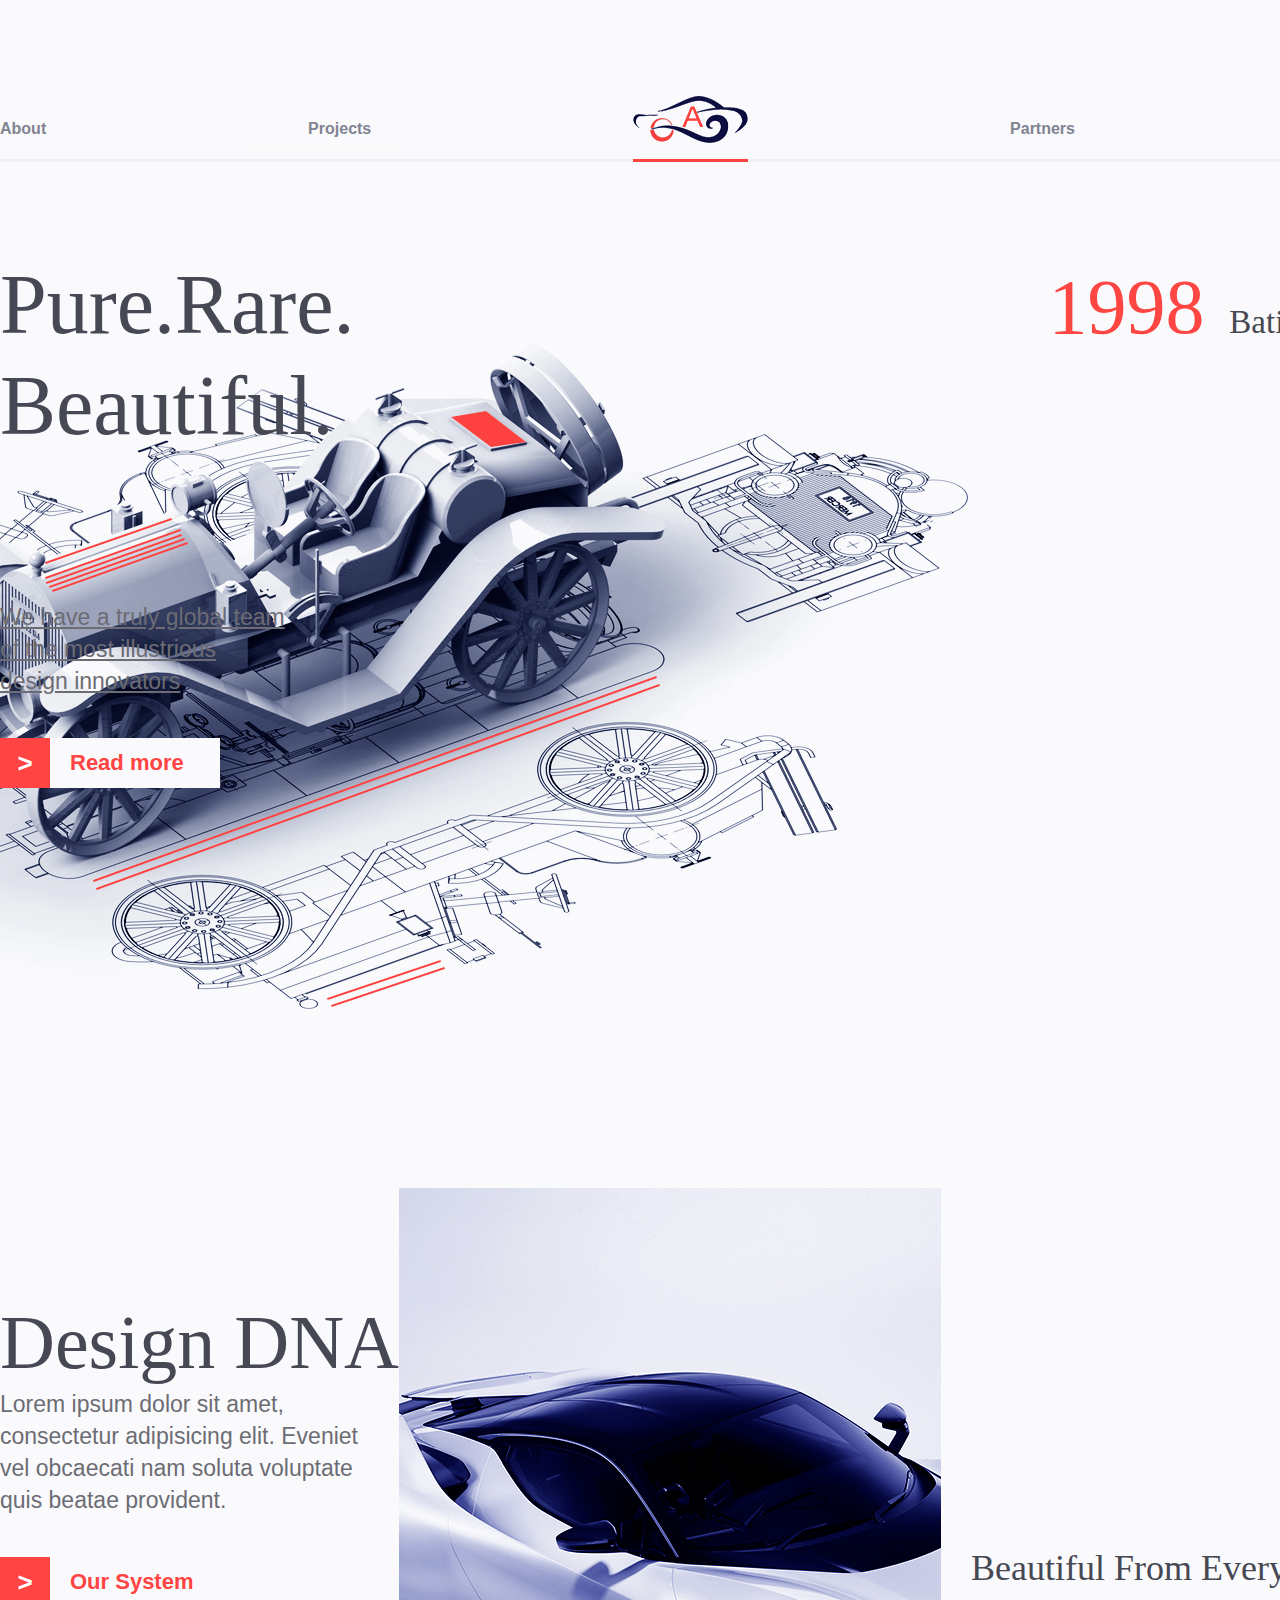
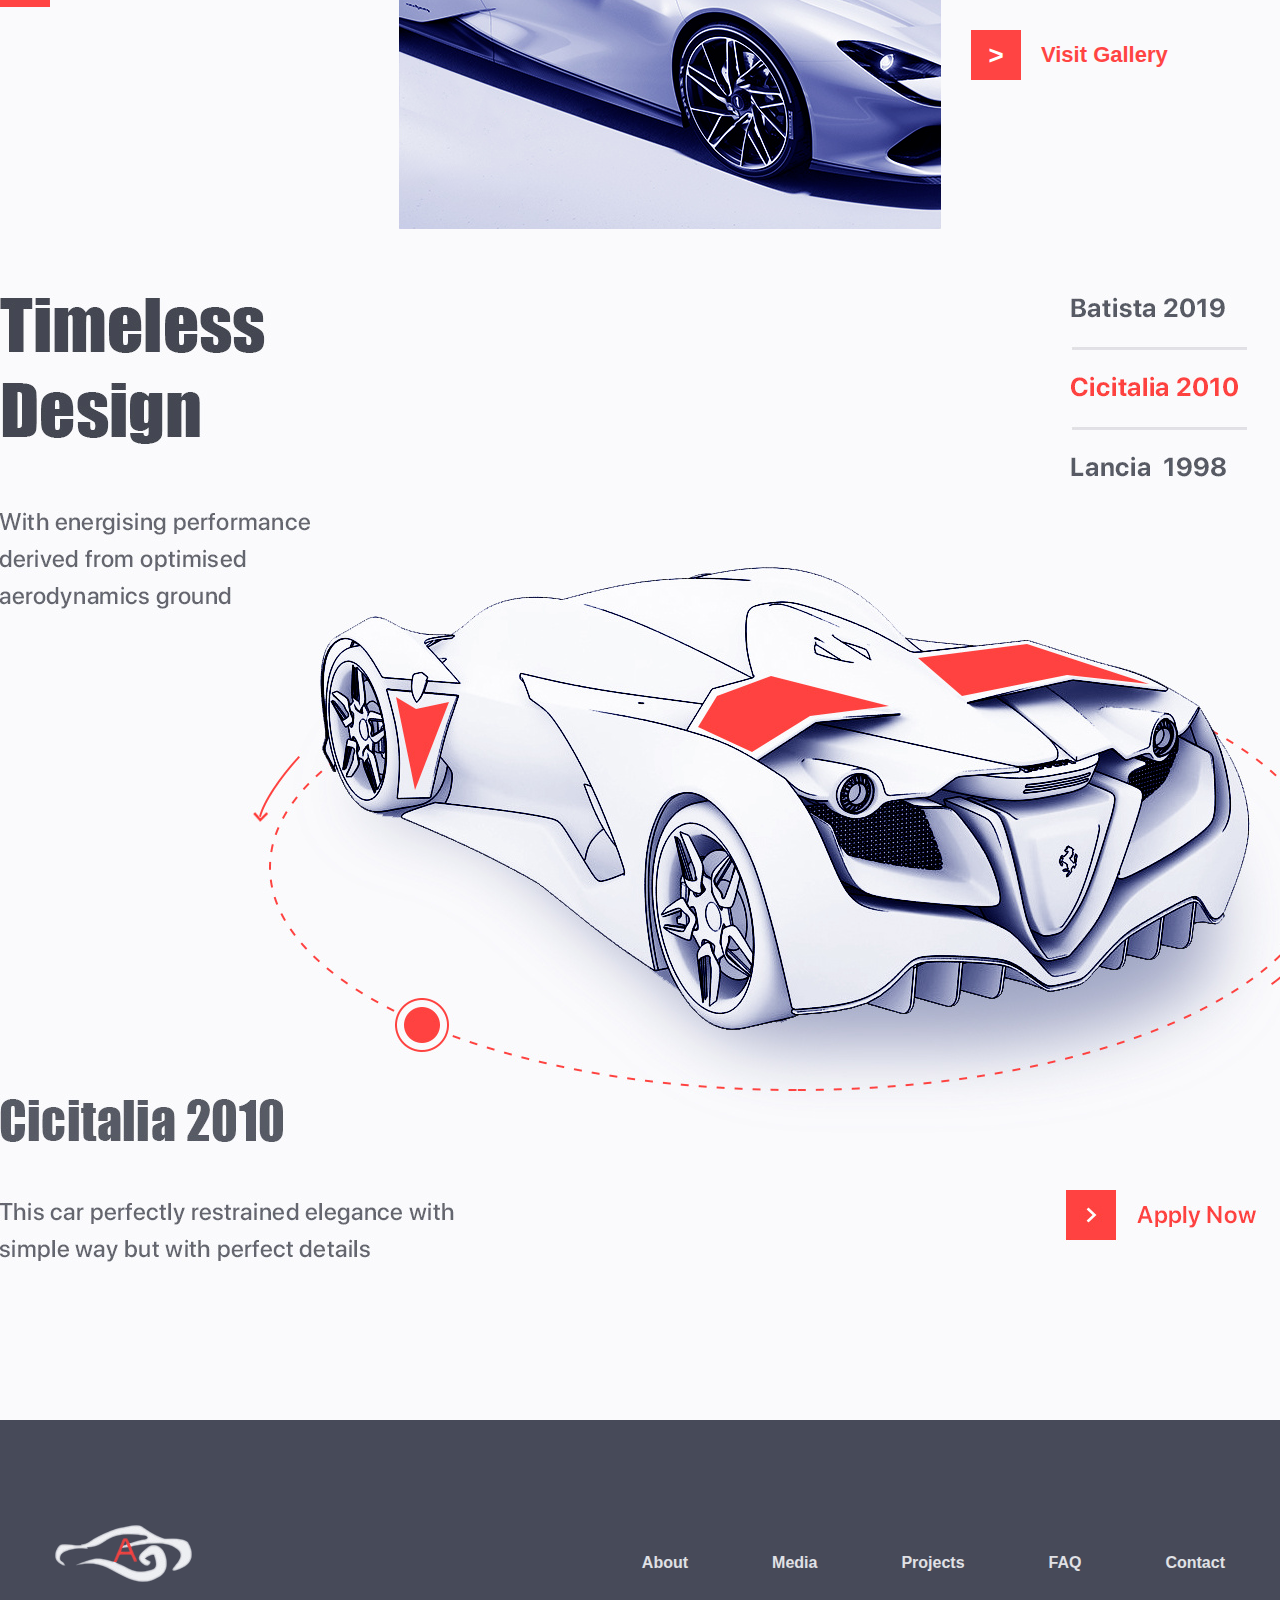
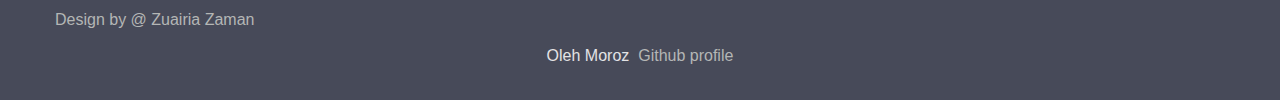
<file: Index.html>
<!DOCTYPE html>
<html lang="en">
<head>
	<meta charset="UTF-8">
	<link rel="stylesheet" href="main.css">
	<title>Web page based on React</title>
</head>
<body>
	<header>
			<div class="container">
				<div class="menu">
					<uL>
						<li><a href="#">About</a></li>
						<li><a href="#">Projects</a></li>
						<li id="Logo"><a href="#"><img src="images/Logo.png" alt="Logo"></a></li>
						<li><a href="#">Partners</a></li>
						<li><a href="#">About Us</a></li>
					</uL>
				</div>
			</div>
	</header>
	
	<div class="wrapper">
			<div class="container">
				<div class="news-block">

					
					<!-- News 1 -->
					<div class="news-1">
						<div class="news-title-1">
							<h1>Pure.Rare.<br>Beautiful.</h1>
						</div>
									
						<div class="description">
							<p><span>1998</span>&nbsp;&nbsp;&nbsp;Batista</p>
						</div>
									
									
						<div class="news-1-prew">
							<p>We have a truly global team of the most illustrious <br> design innovators</p>
							
							<!-- Button -->
							<a href="#">
								<div class="btn">
									<div class="rectangle">&gt;</div>
									<p>Read more</p>
								</div>
							</a>
						</div>
					</div>
								
								
					<div class="block-2">
						<!-- News 2 -->
							<div class="news-2">
								<div class="news-2-title">
									<h2>Design DNA</h2>
								</div>
								<div class="news-2-prew">
									<p>Lorem ipsum dolor sit amet, consectetur adipisicing elit. Eveniet vel obcaecati nam soluta voluptate quis beatae provident.</p>
									<a href="">
										<div class="btn">
											<div class="rectangle">&gt;</div>
											<p>Our System</p>
										</div>
									</a>
								</div>
							</div>
							<div class="img-news-2">
								<img src="images/Image2.png" alt="Image2">
							</div>
						
						
						
						<!-- News 3 -->
							<div class="news-3">
								<div class="news-3-title">
									<h3>Beautiful From Every Angle.</h3>
								</div>
								<a href="">
									<div class="btn">
										<div class="rectangle">&gt;</div>
										<p>Visit Gallery</p>
									</div>
								</a>
							</div>
						
							</div>
					</div>


					<!-- block 3 -->
					<div class="block-3">
						<img src="images/Image3.png" alt="I`m Sorry =)">
					</div>
				</div>
			</div>

		<!-- Background Image -->
		<div class="main-image"></div>
	
	<footer>
		<div class="container">

			<div class="copyright">
				<div class="logo-footer">
					<img src="images/Logo-footer.png" alt="Logo-footer">
				</div>
				<div class="design-author">
					<a href="https://dribbble.com/shots/6332604-Automotive-Design-Company-Web/attachments/1355975">Design by @ Zuairia Zaman</a>
				</div>
			</div>



			<div class="footer-menu">
				<ul>
					<li><a href="#">About</a></li>
					<li><a href="#">Media</a></li>
					<li><a href="">Projects</a></li>
					<li><a href="">FAQ</a></li>
					<li><a href="">Contact</a></li>
				</ul>
			</div>
			
			<!-- Clear float -->
			<div class="clear"></div>

			<div class="author">
				<ul>
					<li>Oleh Moroz</li>
					<li><a href="https://github.com/oleh-mz">&nbsp;&nbsp;Github profile</a></li>
				</ul>
			</div>
		</div>
	</footer>
</body>
</html>
</file>
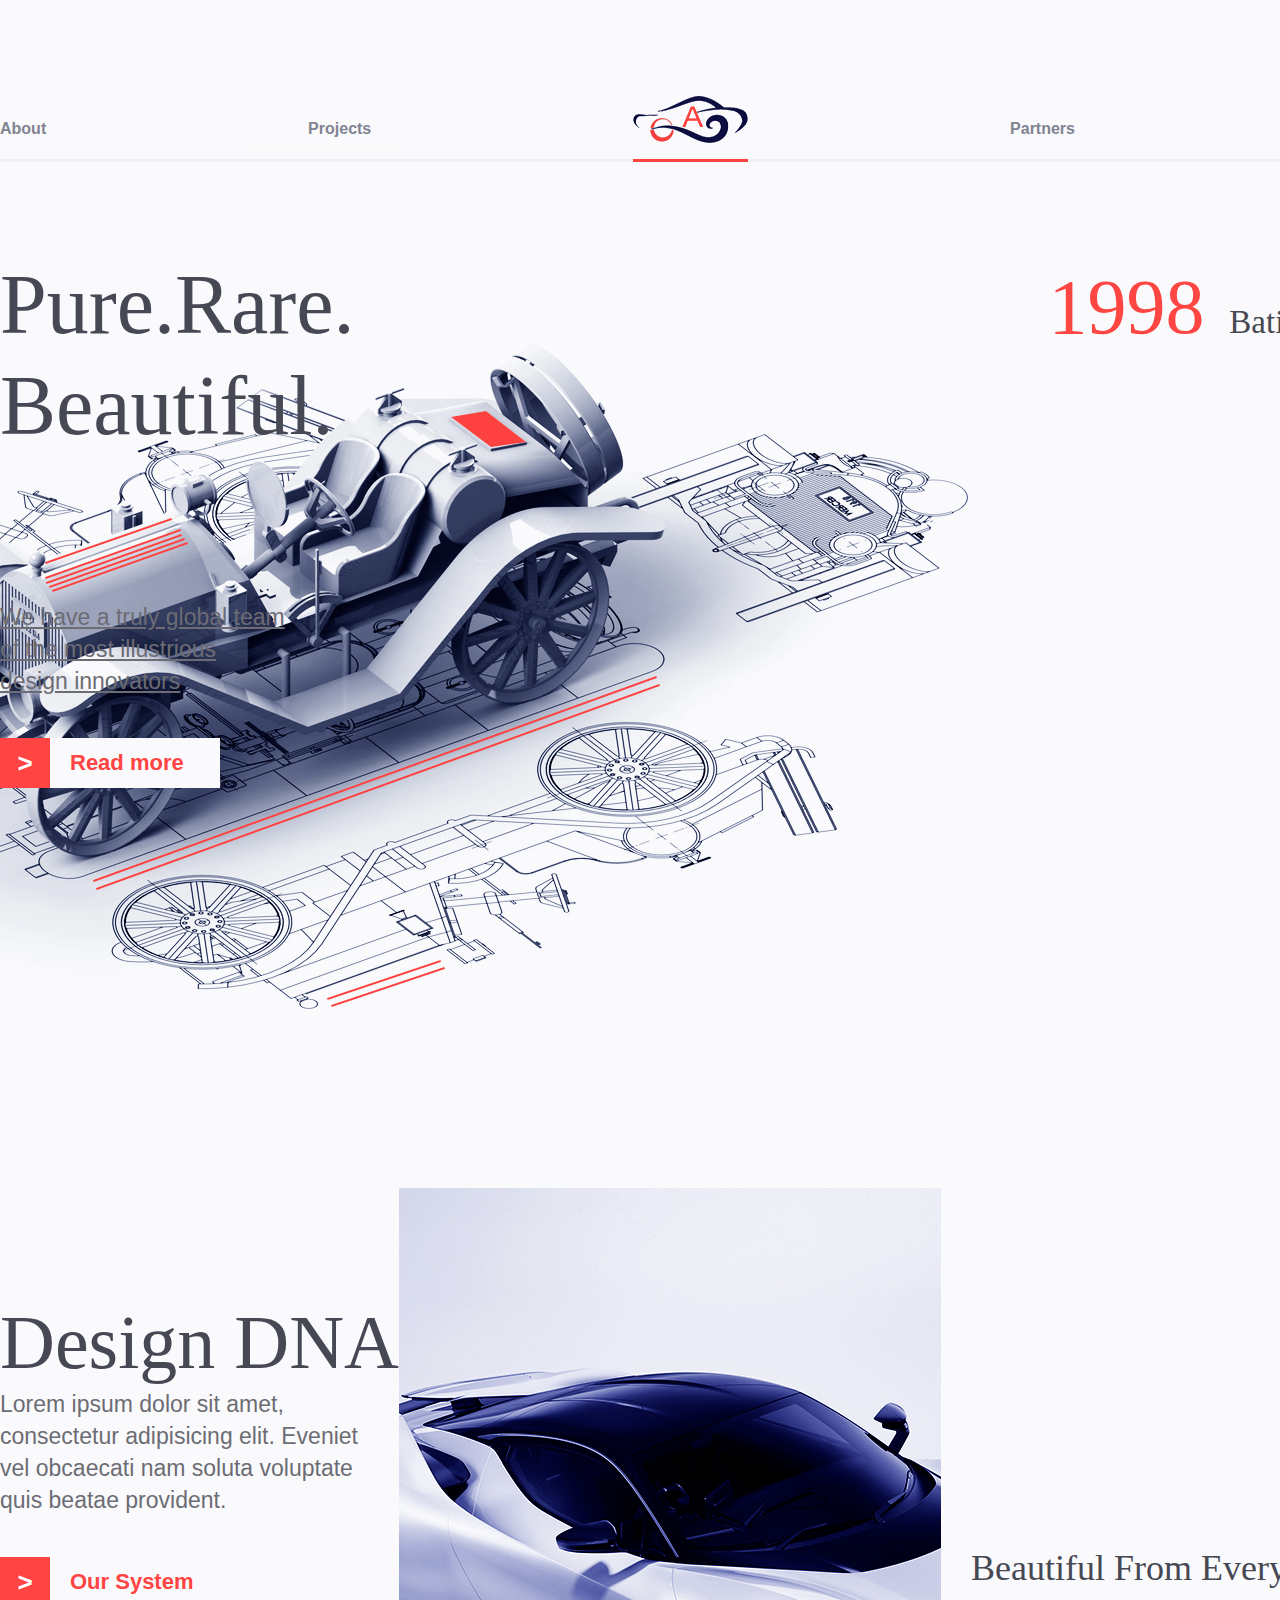
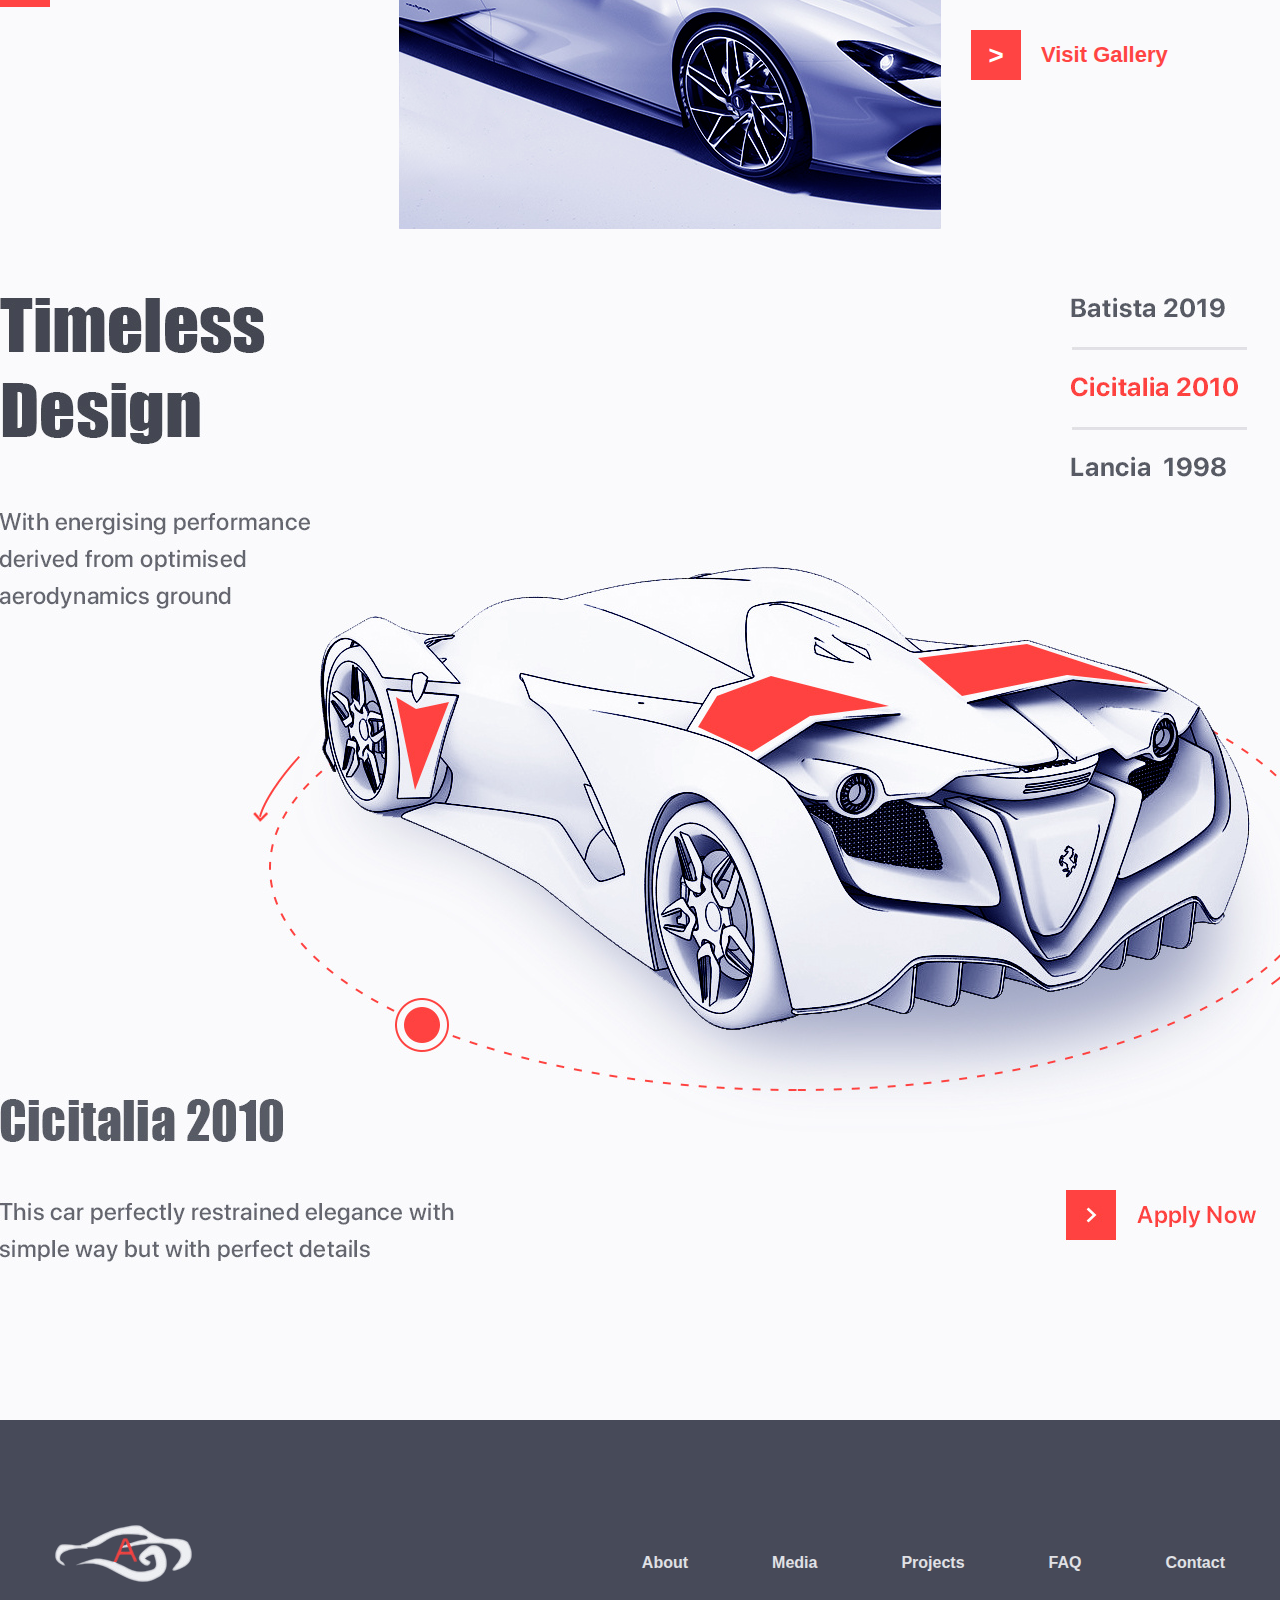
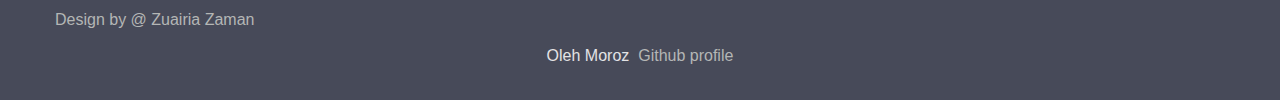
<file: Example_1/index.html>
<!DOCTYPE html>
<html lang="en">
<head>
	<meta charset="UTF-8">
	<link rel="stylesheet" href="main.css">
	<title>Web page based on React</title>
</head>
<body>
	<header>
			<div class="container">
				<div class="menu">
					<uL>
						<li><a href="#">About</a></li>
						<li><a href="#">Projects</a></li>
						<li id="Logo"><a href="#"><img src="images/Logo.png" alt="Logo"></a></li>
						<li><a href="#">Partners</a></li>
						<li><a href="#">About Us</a></li>
					</uL>
				</div>
			</div>
	</header>
	
	<div class="wrapper">
			<div class="container">
				<div class="news-block">

					
					<!-- News 1 -->
					<div class="news-1">
						<div class="news-title-1">
							<h1>Pure.Rare.<br>Beautiful.</h1>
						</div>
									
						<div class="description">
							<p><span>1998</span>&nbsp;&nbsp;&nbsp;Batista</p>
						</div>
									
									
						<div class="news-1-prew">
							<p>We have a truly global team of the most illustrious <br> design innovators</p>
							
							<!-- Button -->
							<a href="#">
								<div class="btn">
									<div class="rectangle">&gt;</div>
									<p>Read more</p>
								</div>
							</a>
						</div>
					</div>
								
								
					<div class="block-2">
						<!-- News 2 -->
							<div class="news-2">
								<div class="news-2-title">
									<h2>Design DNA</h2>
								</div>
								<div class="news-2-prew">
									<p>Lorem ipsum dolor sit amet, consectetur adipisicing elit. Eveniet vel obcaecati nam soluta voluptate quis beatae provident.</p>
									<a href="">
										<div class="btn">
											<div class="rectangle">&gt;</div>
											<p>Our System</p>
										</div>
									</a>
								</div>
							</div>
							<div class="img-news-2">
								<img src="images/Image2.png" alt="Image2">
							</div>
						
						
						
						<!-- News 3 -->
							<div class="news-3">
								<div class="news-3-title">
									<h3>Beautiful From Every Angle.</h3>
								</div>
								<a href="">
									<div class="btn">
										<div class="rectangle">&gt;</div>
										<p>Visit Gallery</p>
									</div>
								</a>
							</div>
						
							</div>
					</div>


					<!-- block 3 -->
					<div class="block-3">
						<img src="images/Image3.png" alt="I`m Sorry =)">
					</div>
				</div>
			</div>

		<!-- Background Image -->
		<div class="main-image"></div>
	
	<footer>
		<div class="container">

			<div class="copyright">
				<div class="logo-footer">
					<img src="images/Logo-footer.png" alt="Logo-footer">
				</div>
				<div class="design-author">
					<a href="https://dribbble.com/shots/6332604-Automotive-Design-Company-Web/attachments/1355975">Design by @ Zuairia Zaman</a>
				</div>
			</div>



			<div class="footer-menu">
				<ul>
					<li><a href="#">About</a></li>
					<li><a href="#">Media</a></li>
					<li><a href="">Projects</a></li>
					<li><a href="">FAQ</a></li>
					<li><a href="">Contact</a></li>
				</ul>
			</div>
			
			<!-- Clear float -->
			<div class="clear"></div>

			<div class="author">
				<ul>
					<li>Oleh Moroz</li>
					<li><a href="https://github.com/oleh-mz">&nbsp;&nbsp;Github profile</a></li>
				</ul>
			</div>
		</div>
	</footer>
</body>
</html>
</file>
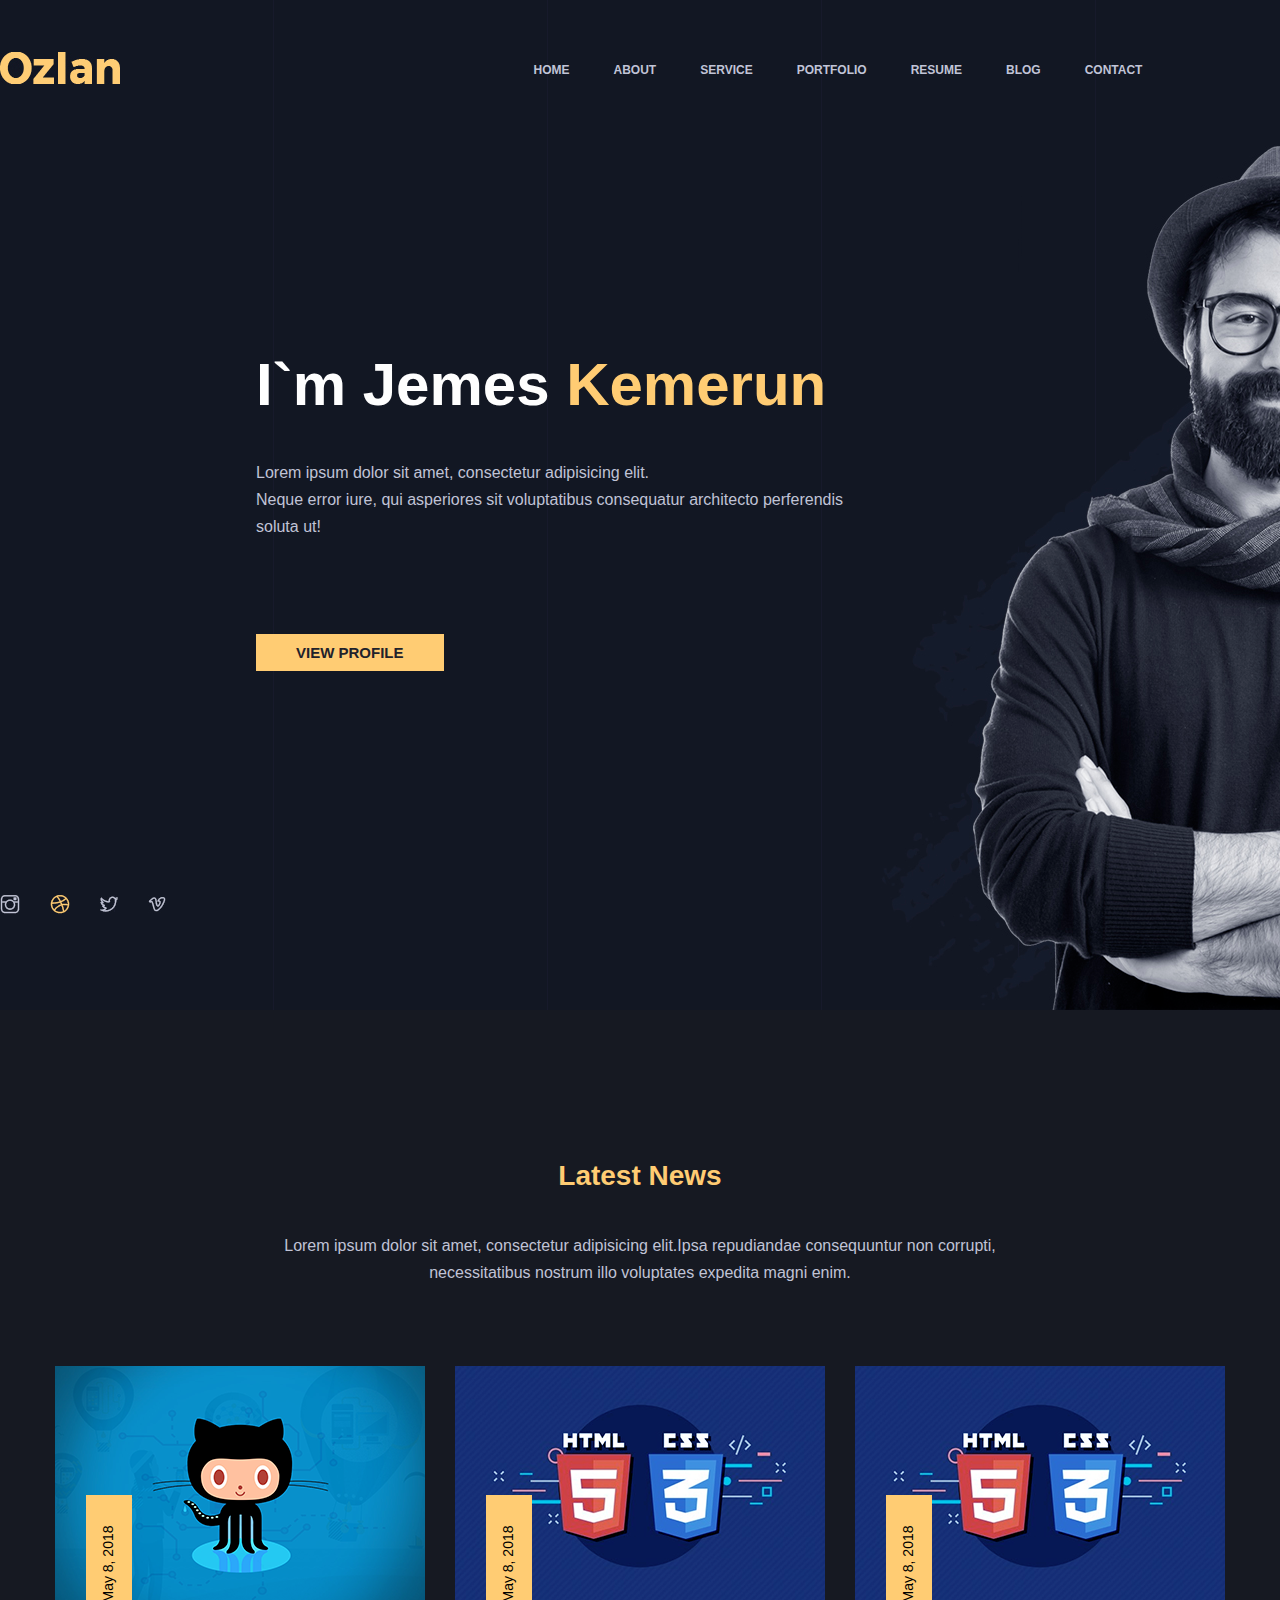
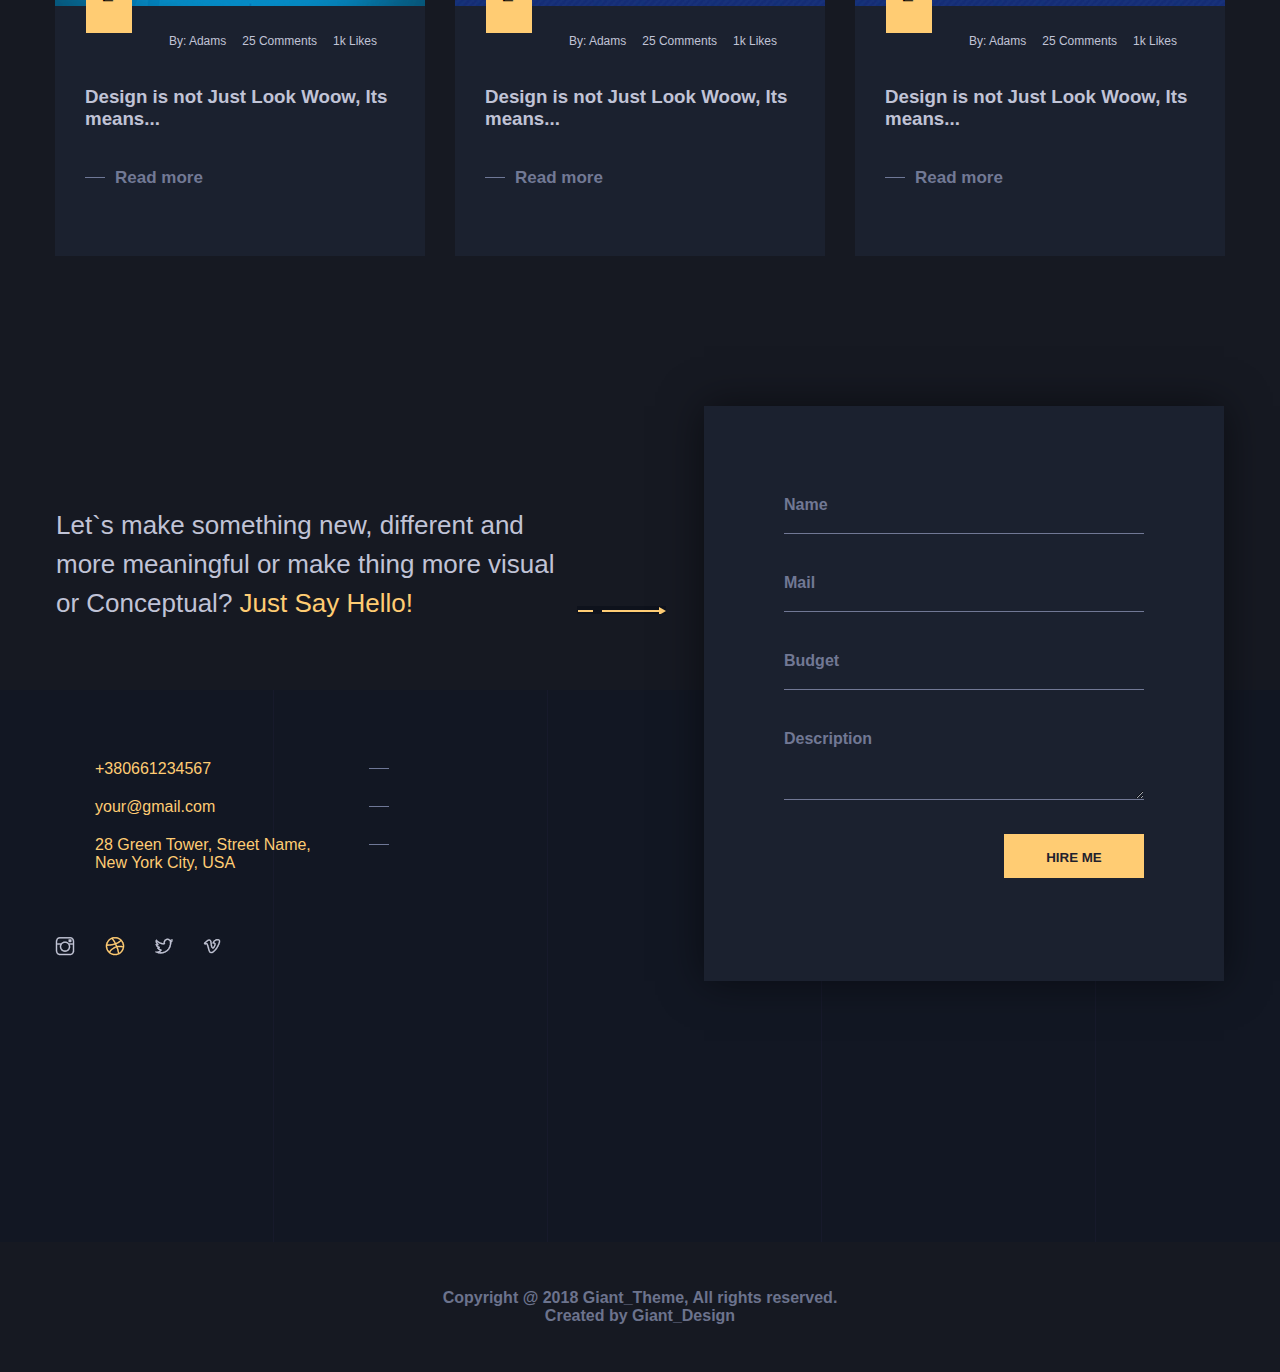
<file: Example_2/index.html>
<!DOCTYPE html>
<html lang="en">
<head>
	<meta charset="UTF-8">
	<title>First page</title>
	<link rel="stylesheet" href="main.css">
</head>
<body>
	<header>
		<div class="logo">
			<img src="img-assets/Logo.png" alt="">
		</div>
		<div class="menu">
			<ul>
				<li><a href="#">Home</a></li>
				<li><a href="#">About</a></li>
				<li><a href="#">Service</a></li>
				<li><a href="#">Portfolio</a></li>
				<li><a href="#">Resume</a></li>
				<li><a href="#">Blog</a></li>
				<li><a href="#">Contact</a></li>
			</ul>
		</div>
		<div class="lang">
			<ul>
				<li><a href="#">Fra</a></li>
				<li><a href="#">Rus</a></li>
				<li><a href="#">Eng</a></li>
			</ul>
		</div>
	</header>
	<div class="main-section">
		<div class="main-desc">
			<h1>I`m Jemes <span>Kemerun</span></h1>
			<p>Lorem ipsum dolor sit amet, consectetur adipisicing elit. <br>Neque error iure, qui asperiores sit voluptatibus consequatur architecto perferendis soluta ut!</p>
			<a href="#" class="btn">View profile</a>
			<div class="social">
				<ul>
					<li><a href="#"><img src="img-assets/inst.png" alt="Instagram"></a></li>
					<li><a href="#"><img src="img-assets/dribbble.png" alt="Dribbble"></a></li>
					<li><a href="#"><img src="img-assets/twitter2.png" alt="Twitter"></a></li>
					<li><a href="#"><img src="img-assets/vimeo.png" alt="Vimeo"></a></li>
				</ul>
			</div>
		</div>
		<div class="main-image"></div>
	</div>
	<div class="latest-news">
		<div class="container">
			<h2>Latest News</h2>
			<div class="news-desc">
				<p>Lorem ipsum dolor sit amet, consectetur adipisicing elit.Ipsa repudiandae consequuntur non corrupti,<br/> necessitatibus nostrum illo voluptates expedita magni enim.</p>
			</div>
		</div>
		<div class="container">
			<div class="news">
				<div class="news-id">
					<div class="news-img">
						<img src="img-assets/news-img-1.png" alt="Image 1">
					</div>
					<div class="news-count">
						<ul>
							<li><a href="#">By: Adams</a></li>
							<li><a href="#">25 Comments</a></li>
							<li><a href="#">1k Likes</a></li>
						</ul>
					</div>
					<div class="news-title">
						<h3>Design is not Just Look Woow, Its means...</h3>
					</div>
					<div class="btn-read-more"><a href="#">Read more</a></div>
					<div class="date">May 8, 2018</div>
				</div>
				<div class="news-id">
					<div class="news-img">
						<img src="img-assets/news-img-2.png" alt="Image 1">
					</div>
					<div class="news-count">
						<ul>
							<li><a href="#">By: Adams</a></li>
							<li><a href="#">25 Comments</a></li>
							<li><a href="#">1k Likes</a></li>
						</ul>
					</div>
					<div class="news-title">
						<h3>Design is not Just Look Woow, Its means...</h3>
					</div>
					<div class="btn-read-more"><a href="#">Read more</a></div>
					<div class="date">May 8, 2018</div>
				</div>
				<div class="news-id">
					<div class="news-img">
						<img src="img-assets/news-img-2.png" alt="Image 1">
					</div>
					<div class="news-count">
						<ul>
							<li><a href="#">By: Adams</a></li>
							<li><a href="#">25 Comments</a></li>
							<li><a href="#">1k Likes</a></li>
						</ul>
					</div>
					<div class="news-title">
						<h3>Design is not Just Look Woow, Its means...</h3>
					</div>
					<div class="btn-read-more"><a href="#">Read more</a></div>
					<div class="date">May 8, 2018</div>
				</div>
			</div>
		</div>
		<div class="container">
			<div class="contact-form">
				<div class="form-desc">
					<p>Let`s make something new, different and more meaningful or make thing more visual or Conceptual? <span>Just Say Hello!</span></p>
				</div>
				<div class="arrow"></div>
				<div class="form">
					<form>
						<div>
							<input type="text" name="" required="">
							<label>Name</label>
						</div>
						<div>
							<input type="email" name="" required="">
							<label>Mail</label>
						</div>
						<div>
							<input type="text" name="" required="">
							<label>Budget</label>
						</div>
						<div>
							<textarea required=""></textarea>
							<label>Description</label>
						</div>
						<div class="btn-submit">
							<input type="submit" name="" value="Hire me">
						</div>
					</form>
				</div>
			</div>
		</div>
	</div>
	<footer>
		<div class="container">
			<div class="contacts">
					<ul>
						<li>+380661234567</li>
						<li>your@gmail.com</li>
						<li>28 Green Tower, Street Name, <br> New York City, USA</li>
					</ul>
			</div>
			<div class="social-footer">
				<ul>
					<li><a href="#"><img src="img-assets/inst.png" alt="Instagram"></a></li>
					<li><a href="#"><img src="img-assets/dribbble.png" alt="Dribbble"></a></li>
					<li><a href="#"><img src="img-assets/twitter2.png" alt="Twitter"></a></li>
					<li><a href="#"><img src="img-assets/vimeo.png" alt="Vimeo"></a></li>
				</ul>
			</div>
		</div>
	</footer>
	<div class="copyright">
		<p><a href="https://s3.envato.com/files/254548372/02_ozlan_personal_home_page_dark.jpg">Copyright @ 2018 Giant_Theme, All rights reserved.<br> Created by Giant_Design</a></p>
	</div>

</body>
</html>
</file>
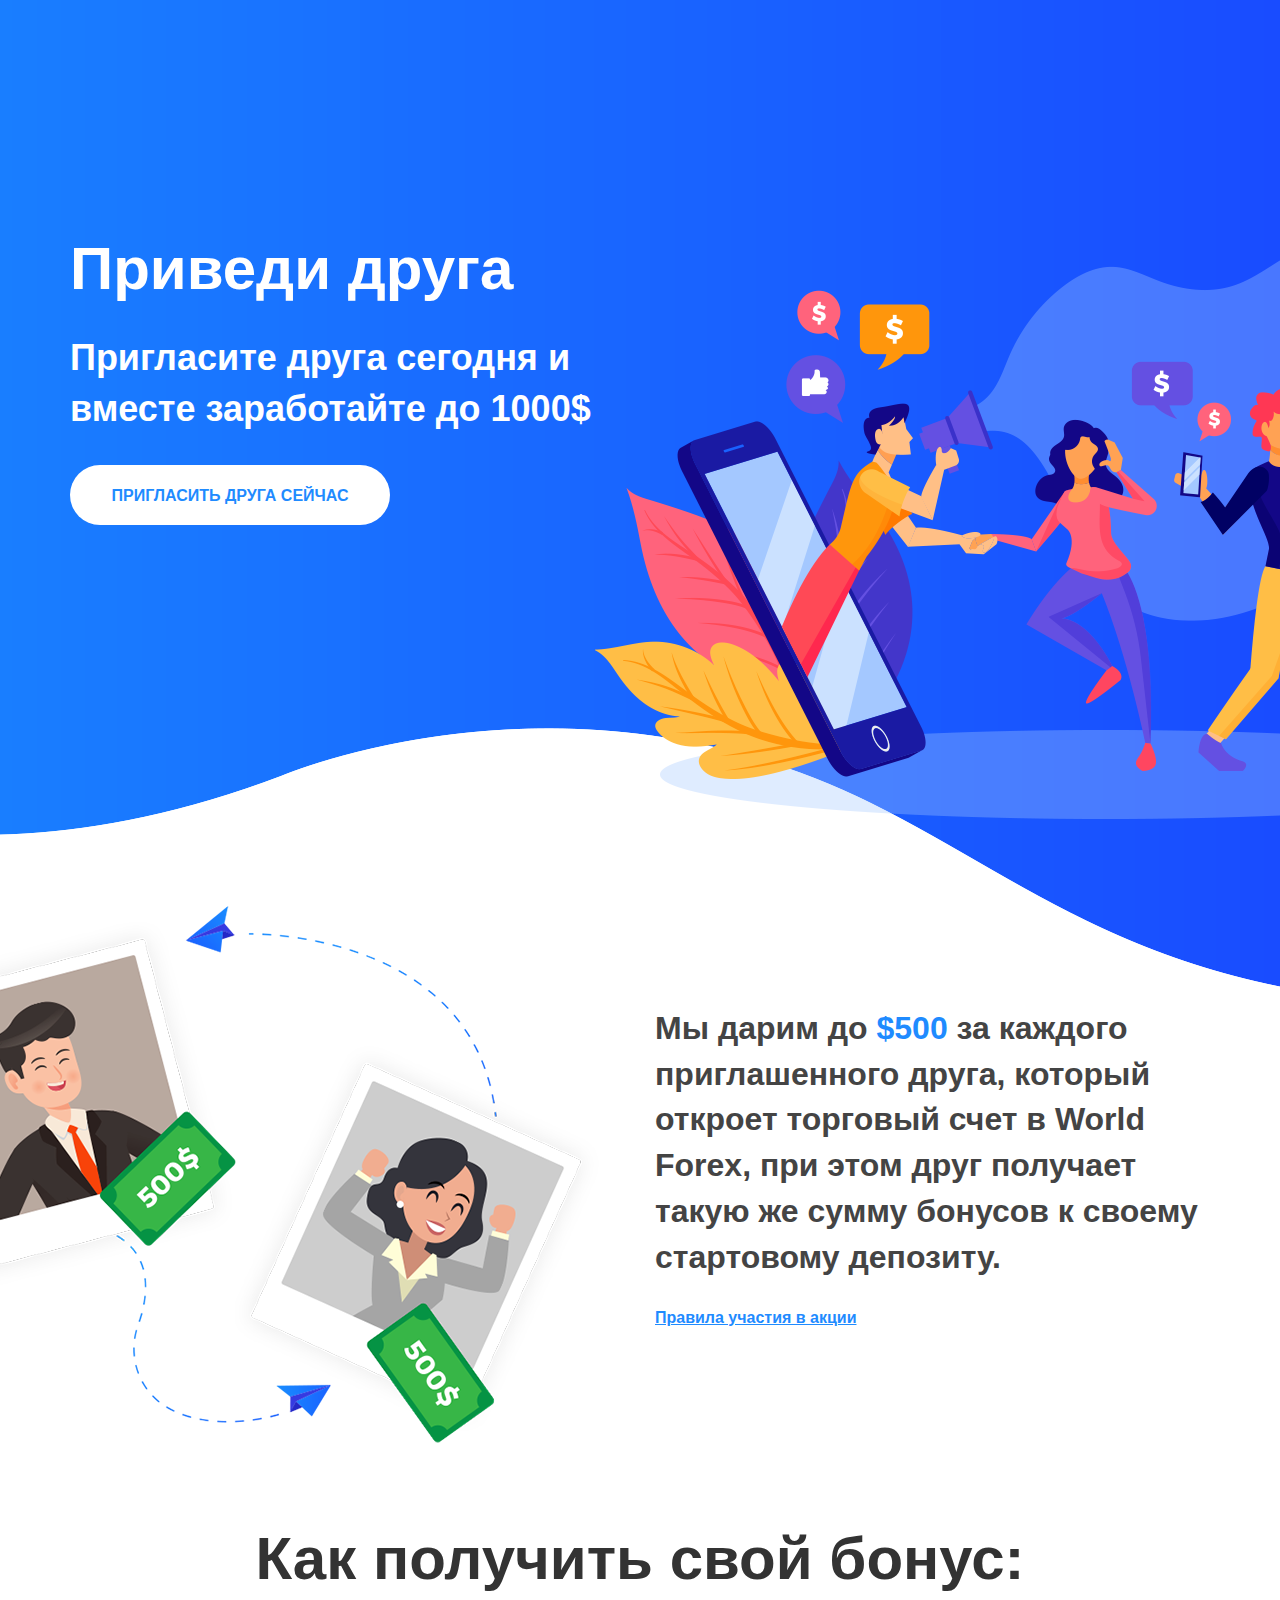
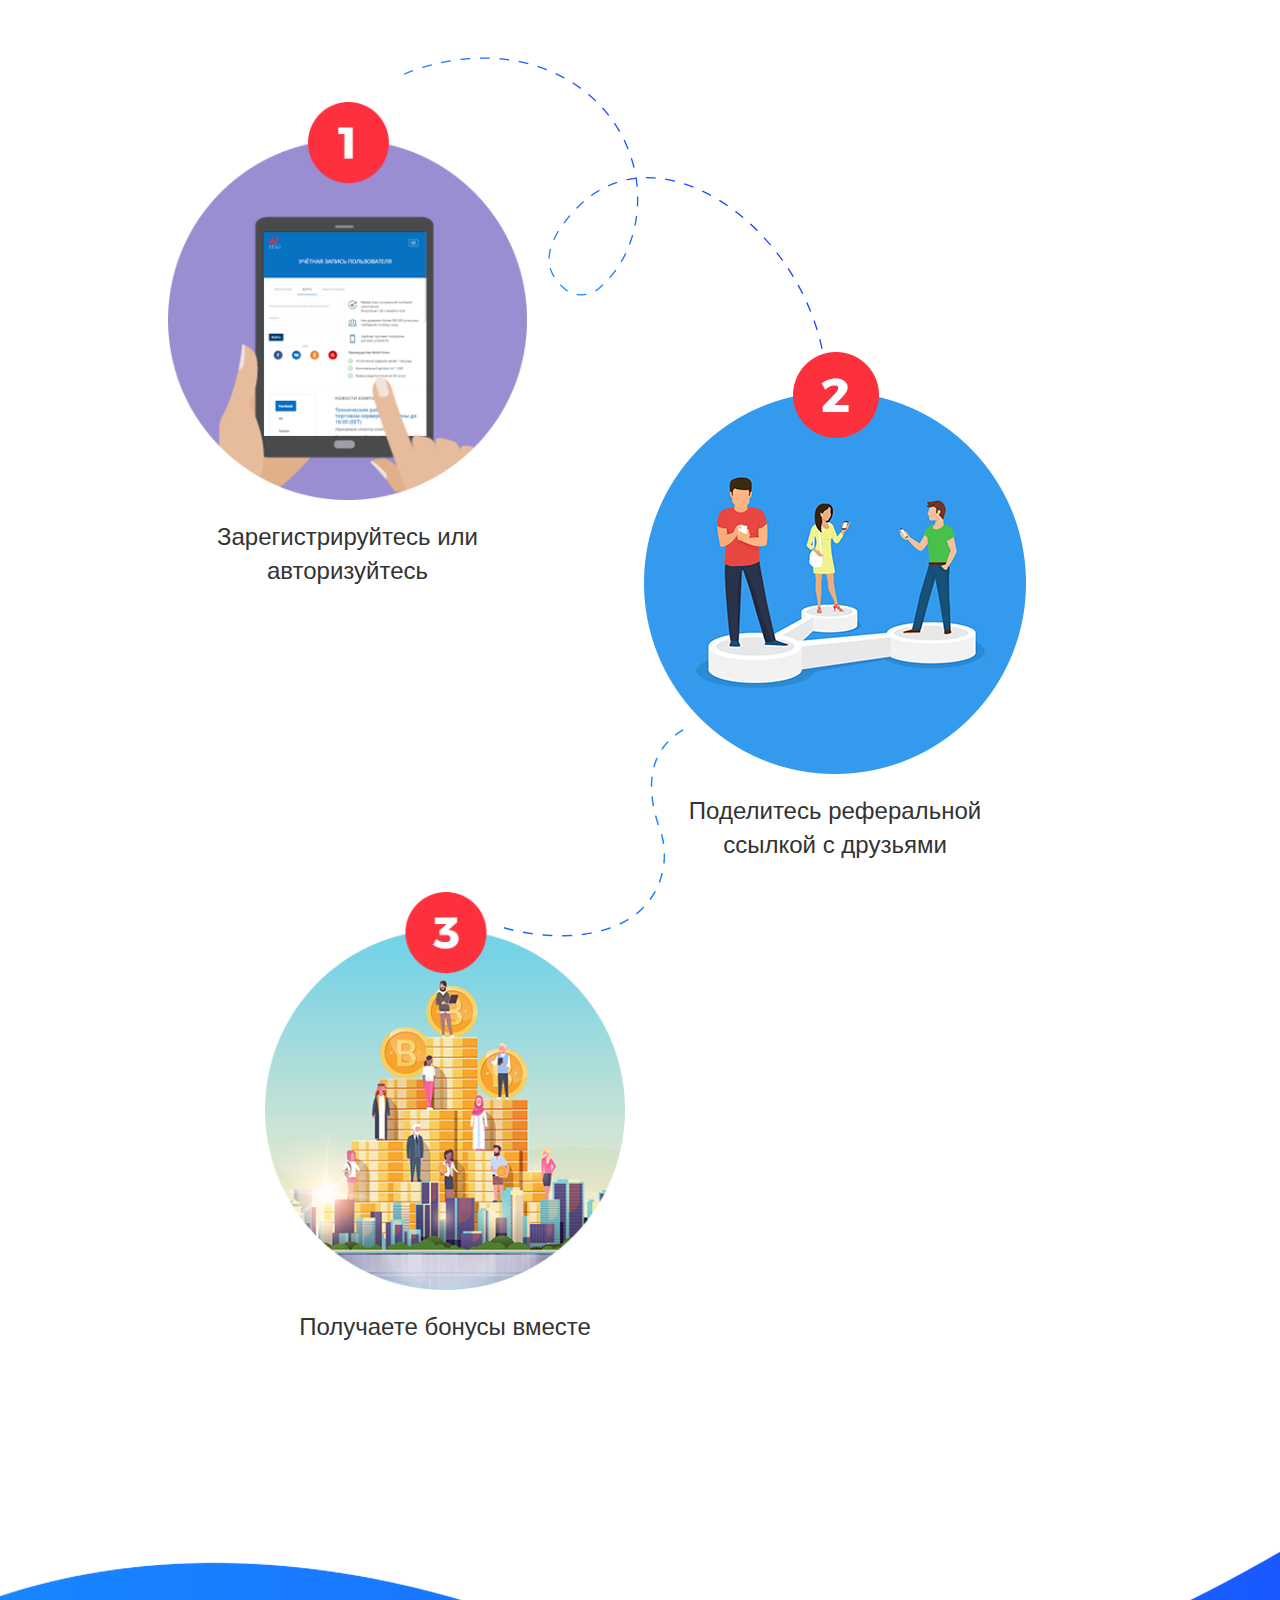
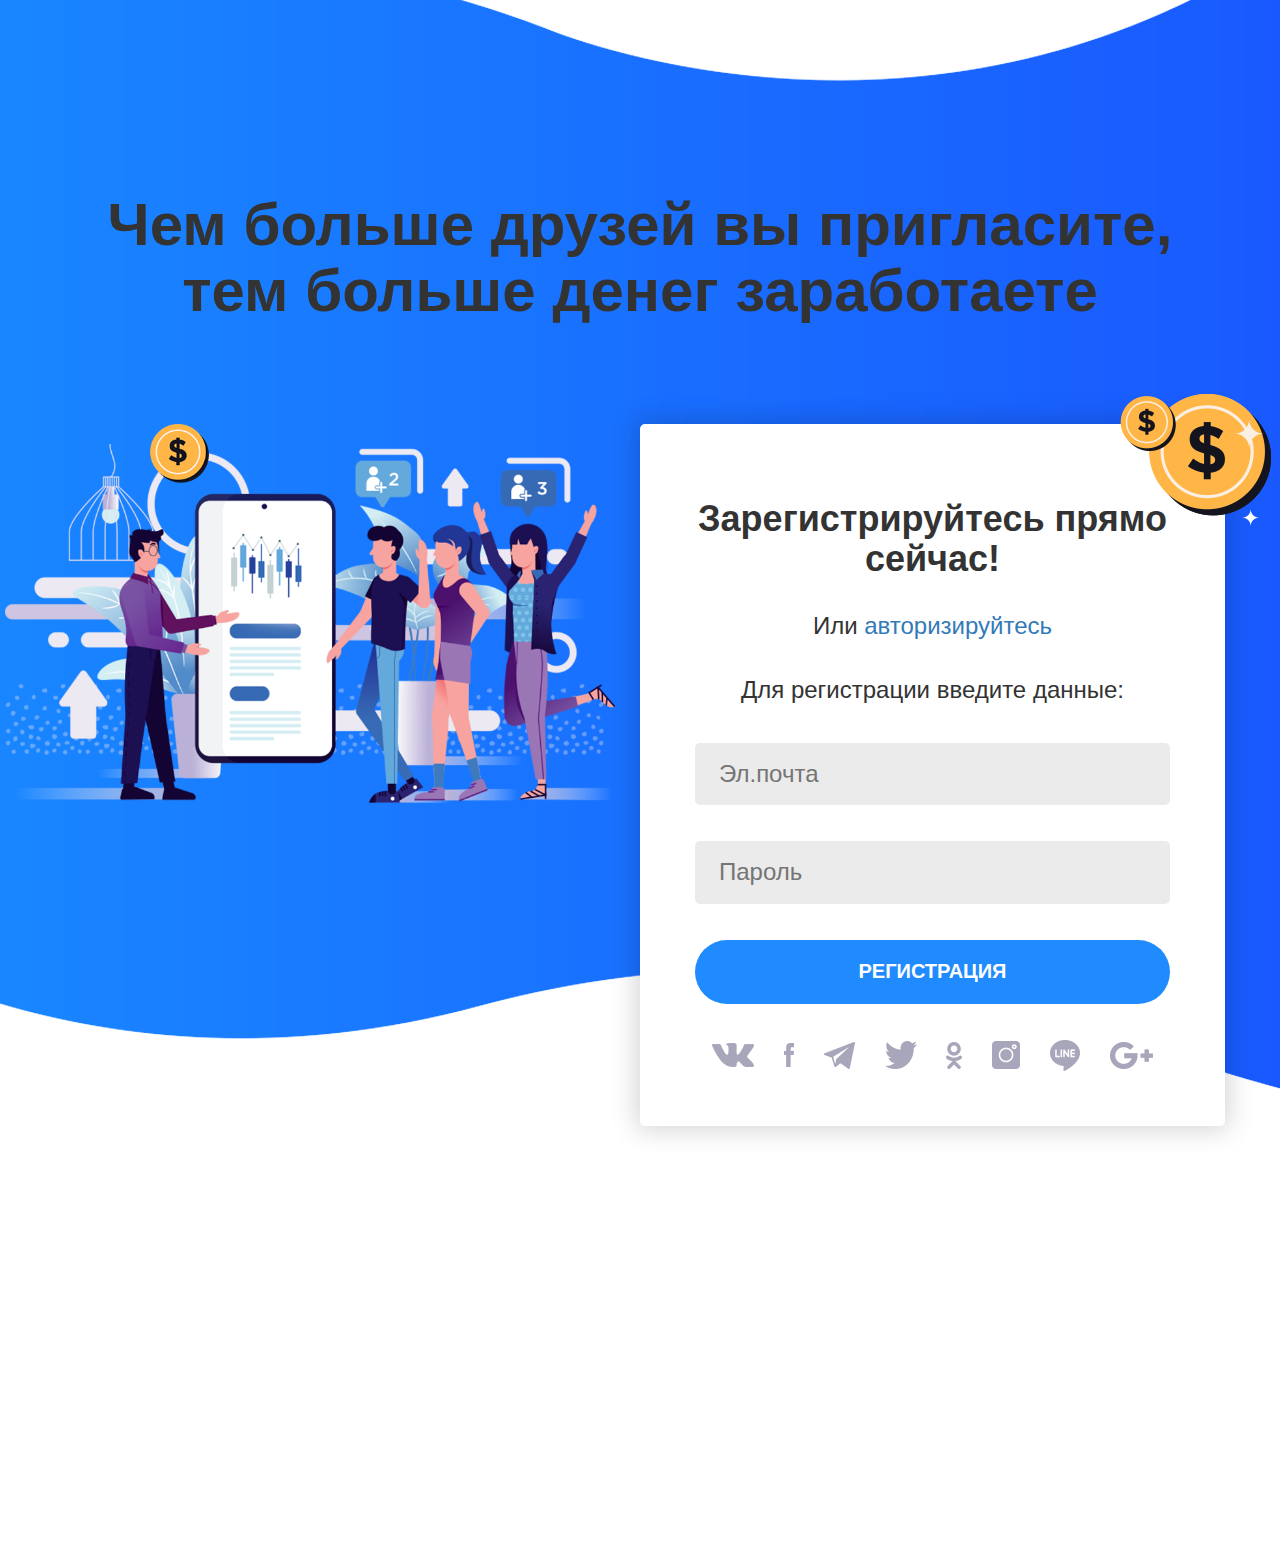
<file: Example_3/Index.html>
<!DOCTYPE html>
<html lang="en">
<head>
	<meta charset="UTF-8">
	<meta name="viewport" content="width=device-width, initial-scale=1">
	<title>Landing-2</title>
	<link rel="stylesheet" href="bootstrap/css/bootstrap.css">
	<link rel="stylesheet" href="style/style.css">
</head>
<body>
	<header></header>
	<div class="content">

		<!-- block1 -->
		<section class="block1">
			<div class="container">
				<div class="row">
					<div class="block1-desc col-lg-6 col-md-5 col-sm-5 col-xs-12">
						<div class="block1-title">
							<h1>Приведи друга</h1>
						</div>
						<p>Пригласите друга сегодня и вместе заработайте до 1000$</p>
						<div class="btn">Пригласить друга сейчас</div>
					</div>
					<div class=" col-lg-12 col-md-7 col-sm-7 col-xs-12">
						<img class="block1-img" src="Img-assets/Img-1.png" alt="">
					</div>
				</div>
			</div>
		</section>

		<!-- block2 -->
		<section class="block2">
			<div class="container">
				<div class="row">
					<div class="block2-desc col-lg-push-6 col-md-6 col-sm-6 col-sm-push-6 col-xs-12 ">
						<p>Мы дарим до <span>$500</span> за каждого приглашенного друга, который откроет торговый счет в World Forex, при этом друг получает такую же сумму бонусов к своему стартовому депозиту.</p>
						<a href="#">Правила участия в акции</a>
					</div>
					<div class="col-lg-pull-6 col-md-6 col-sm-6 col-sm-pull-6 col-xs-12 ">
						<img class="block2-img" src="Img-assets/Img-2.png" alt="">
					</div>
				</div>
			</div>
		</section>

		<!-- block3 -->
		<section class="block3">
			<div class="container">
				<div class="row">
					<div class="block3-title">
						<h2>Как получить свой бонус:</h2>
					</div>
					<div class="step-1 col-xs-12 text-center col-sm-4 text-center col-md-4 col-lg-4 col-lg-offset-1">
						<img class="step1-line-1" src="Img-assets/line.png" alt="">
						<img class="step1-img-1" src="Img-assets/Img_3.png" alt="Step 1">
						<div class="step-desc">
							<p>Зарегистрируйтесь или авторизуйтесь</p>
						</div>
					</div>
					<div class="step-2 col-xs-12 text-center col-sm-4  text-center col-md-4 col-lg-6">
						<img class="step2-img-2" src="Img-assets/Img-4.png" alt="Step 2">
						<div class="step-desc">
						<img class="step2-line-2" src="Img-assets/Line2.png" alt="">
							<p>Поделитесь реферальной<br>ссылкой с друзьями</p>
						</div>
					</div>
					<div class="step-3 col-xs-12 text-center col-sm-4 text-center col-md-4 col-lg-4 col-lg-offset-2">
						<img class="step3-img-3" src="Img-assets/Img-5.png" alt="Step 3">
						<div class="step-desc">
							<p>Получаете бонусы вместе</p>
						</div>
					</div>
				</div>
			</div>
		</section>

		<!-- block4 -->
		<section class="block4">
			<div class="container">
				<div class="row">
					<div class="block4-title">
						<h2>Чем больше друзей вы пригласите, тем больше денег заработаете</h2>
					</div>
					<img class="block4-img  col-md-6 col-sm-12 col-xs-12" src="Img-assets/Image-6.png" alt="Image Form">
					<form class="form col-lg-6 col-lg-offset-6 col-sm-12 text-center col-xs-12 text-center" action="URL">
							<div class="monets hidden-xs hidden-md">
								<img src="Img-assets/Img-monets.png" alt="PutinHuilo">
							</div>
							<div class="form-title">
								<h3>Зарегистрируйтесь прямо сейчас!</h3>
							</div>
							<p>Или <a href="#">авторизируйтесь</a></p>
							<p>Для регистрации введите данные:</p>
							<input type="email" name="" placeholder="Эл.почта">
							<input type="password" name="" placeholder="Пароль">
							<input type="submit" name="" value="Регистрация">
							<div class="social">
								<a href="#"><img src="Img-assets/Icon-vk.png" alt="VK"></a>
								<a href="#"><img src="Img-assets/Icon-FB.png" alt="Facebook"></a>
								<a href="#"><img src="Img-assets/Icon-Telegram.png" alt="Telegram"></a>
								<a href="#"><img src="Img-assets/Icon-Twitter.png" alt="Twitter"></a>
								<a href="#"><img src="Img-assets/Icon-Ok.png" alt="Ok"></a>
								<a href="#"><img src="Img-assets/Icon-Inst.png" alt="Instagram"></a>
								<a href="#"><img src="Img-assets/Icon-Line.png" alt="Line"></a>
								<a href="#"><img src="Img-assets/Icon-Google.png" alt="Google"></a>
							</div>
					</form>
				</div>
			</div>
		</section>
	</div>
	<footer></footer>
	<script src="bootstrap/js/bootstrap.min.js"></script>
</body>
</html>
</file>
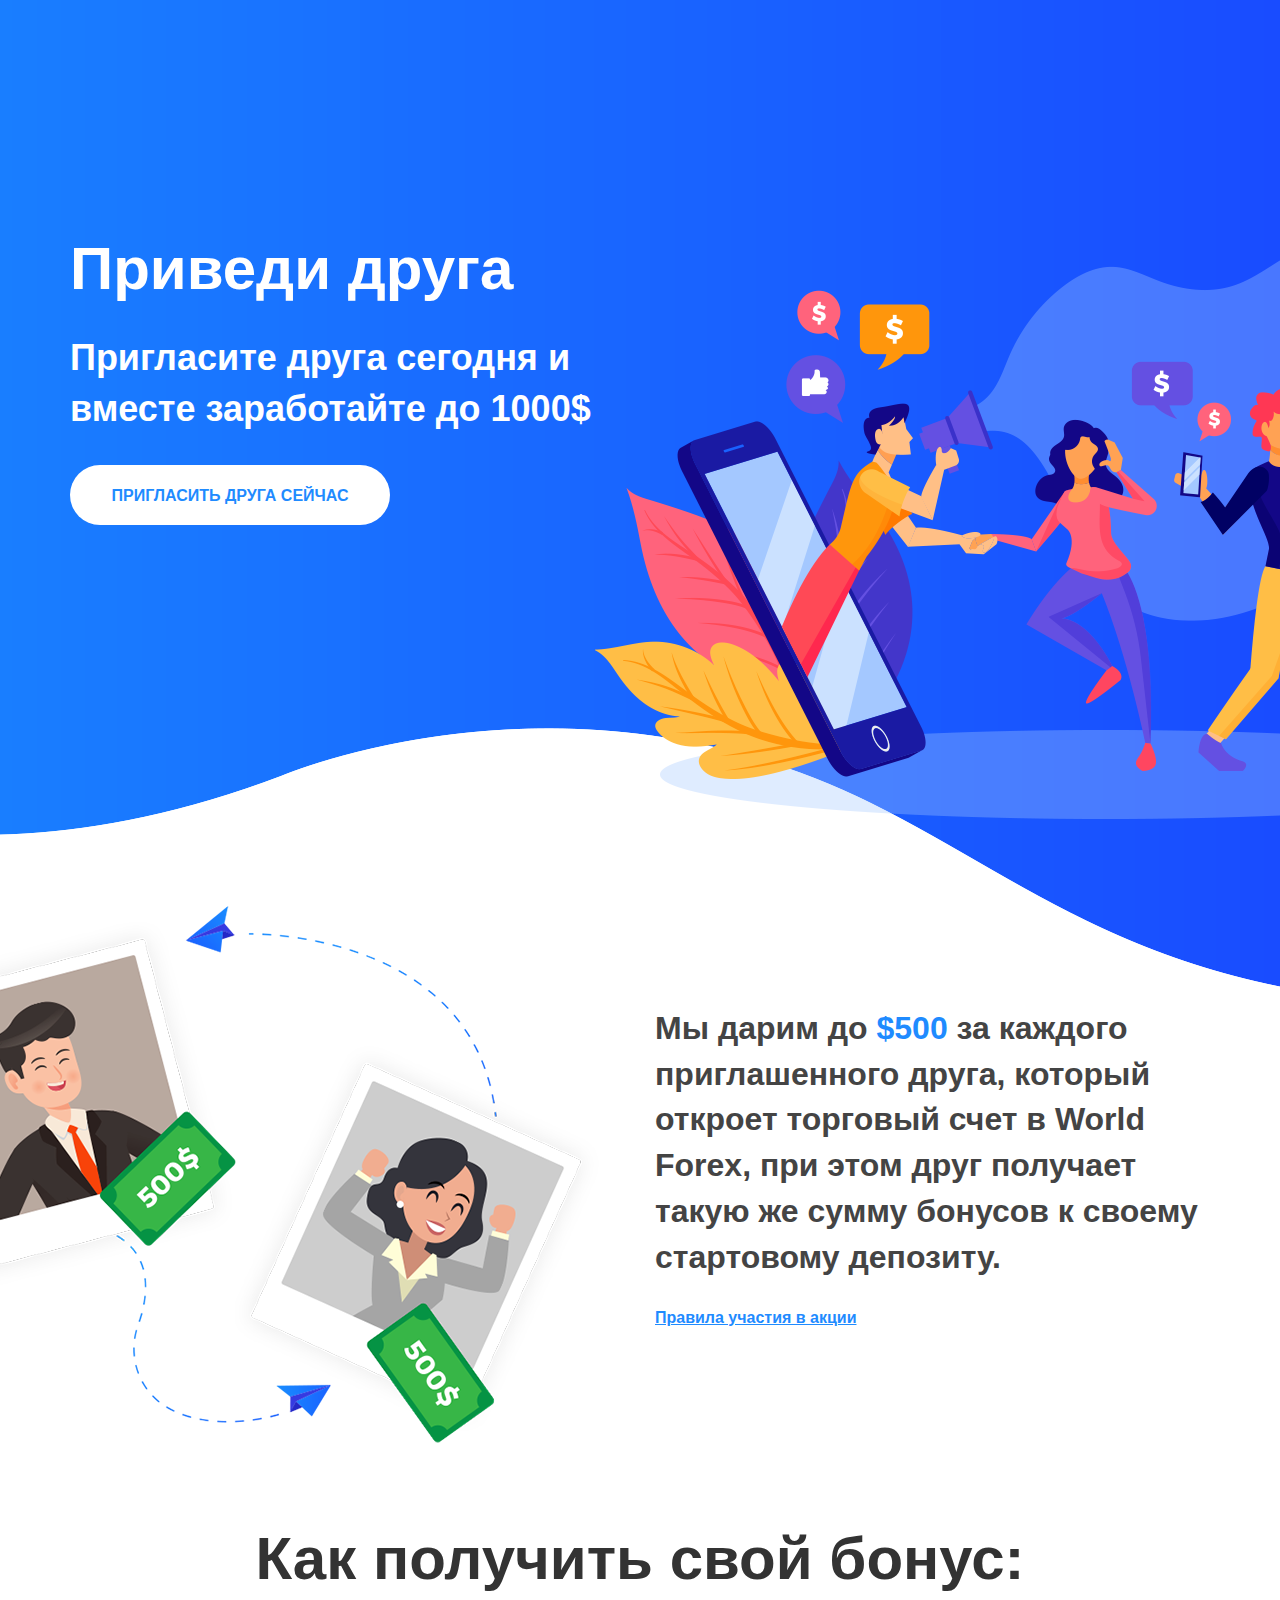
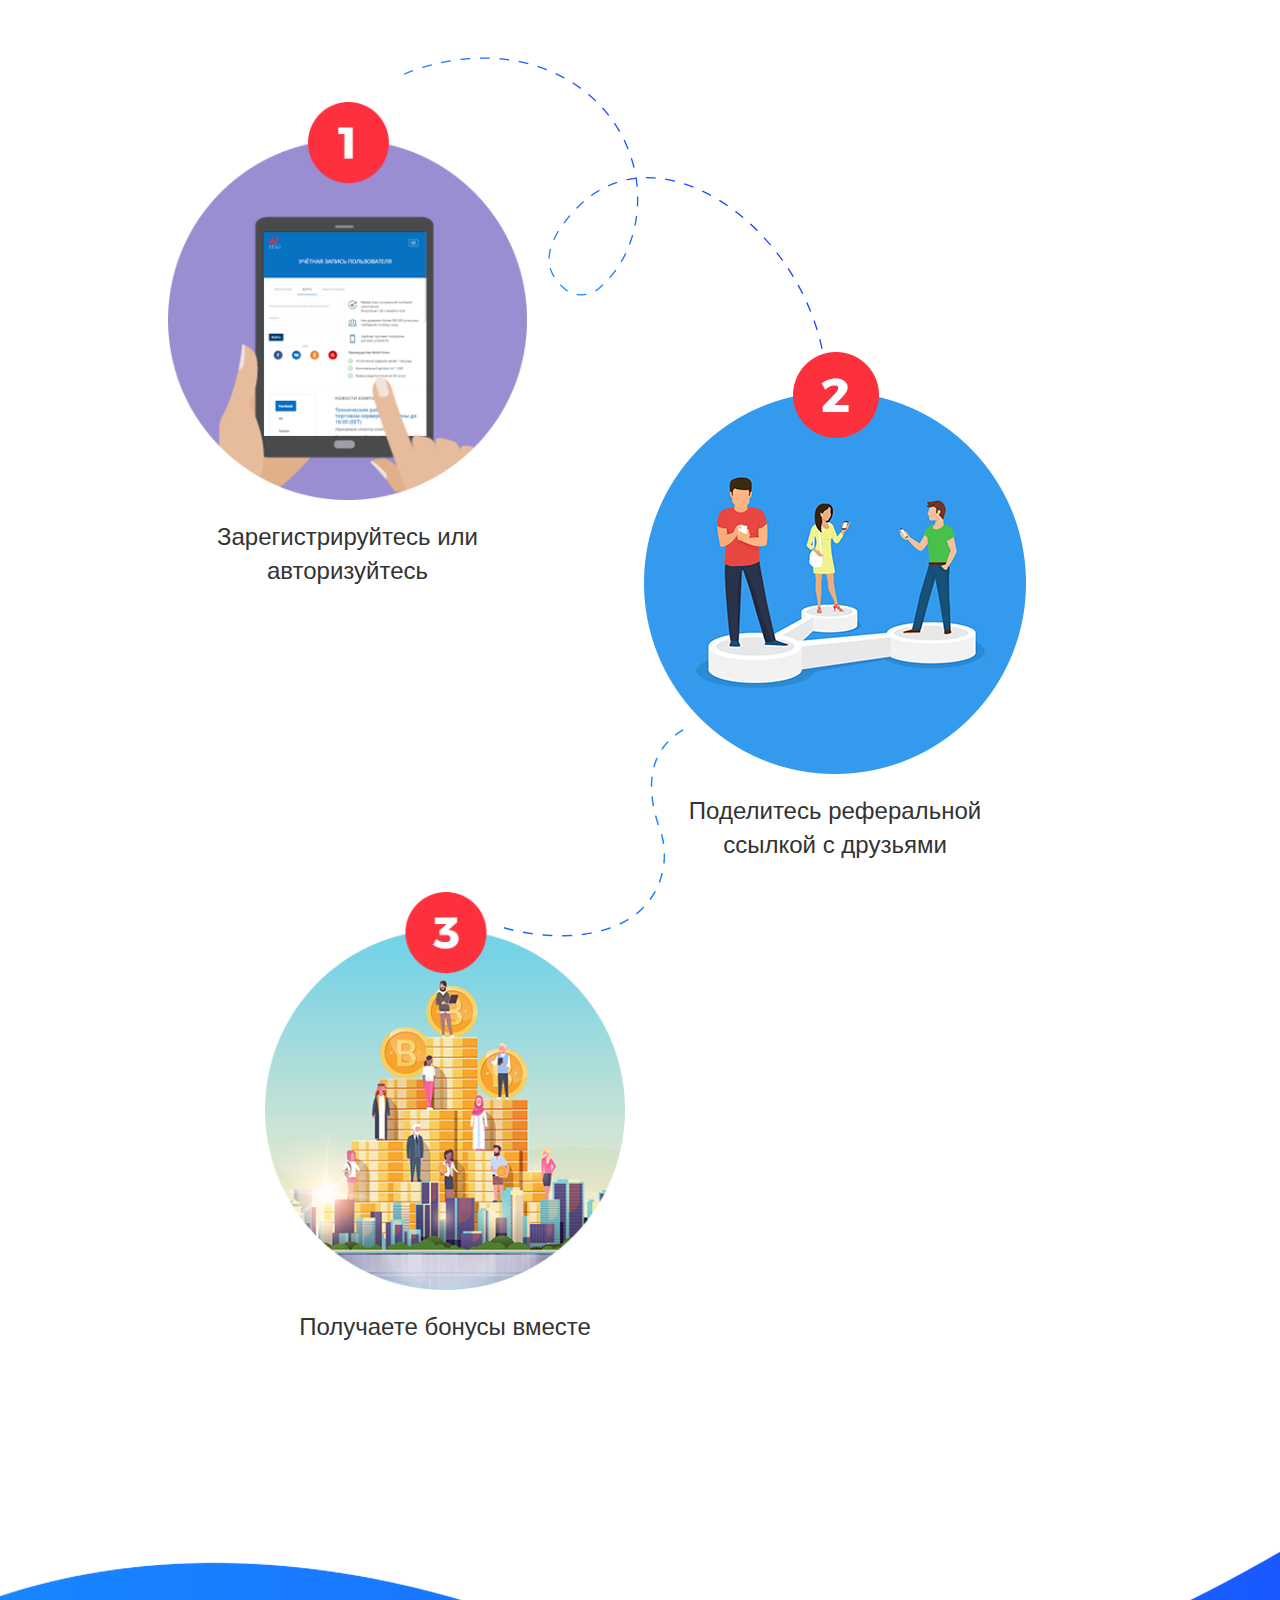
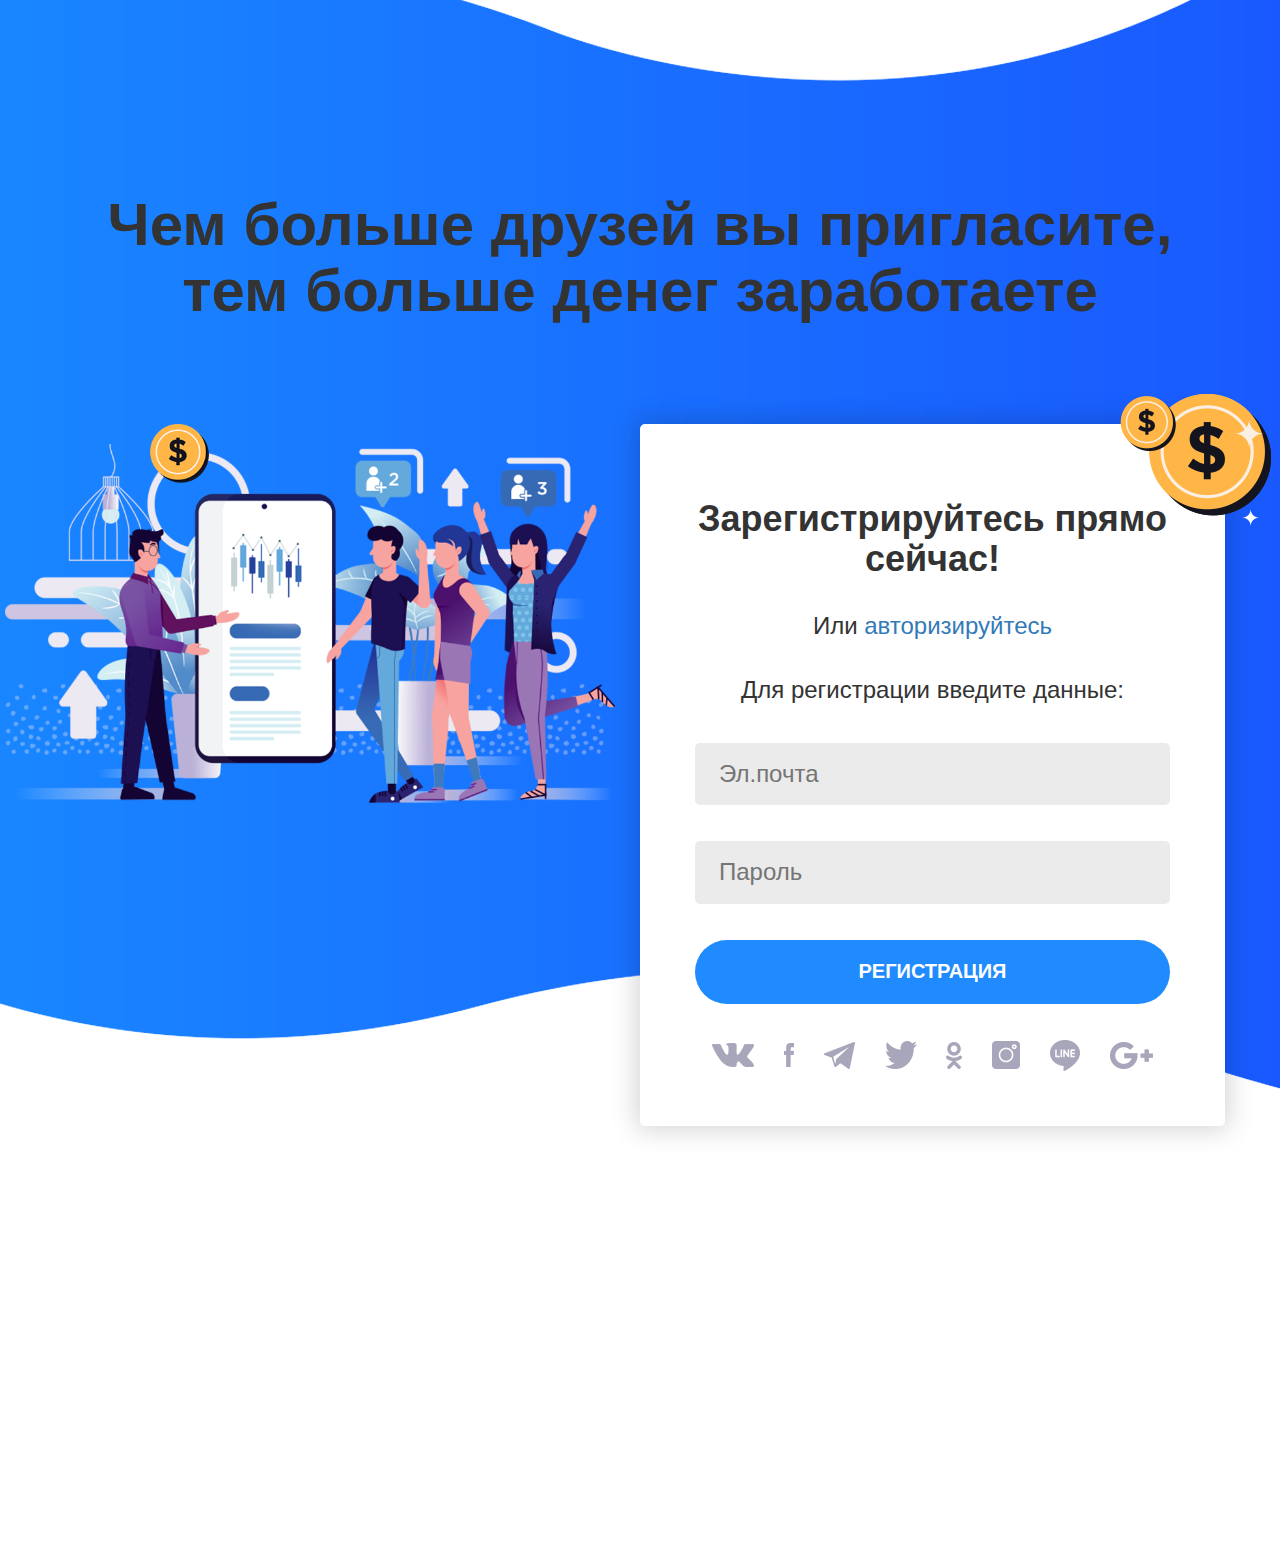
<file: Example_3/index.html>
<!DOCTYPE html>
<html lang="en">
<head>
	<meta charset="UTF-8">
	<meta name="viewport" content="width=device-width, initial-scale=1">
	<title>Landing-2</title>
	<link rel="stylesheet" href="bootstrap/css/bootstrap.css">
	<link rel="stylesheet" href="style/style.css">
</head>
<body>
	<header></header>
	<div class="content">

		<!-- block1 -->
		<section class="block1">
			<div class="container">
				<div class="row">
					<div class="block1-desc col-lg-6 col-md-5 col-sm-5 col-xs-12">
						<div class="block1-title">
							<h1>Приведи друга</h1>
						</div>
						<p>Пригласите друга сегодня и вместе заработайте до 1000$</p>
						<div class="btn">Пригласить друга сейчас</div>
					</div>
					<div class=" col-lg-12 col-md-7 col-sm-7 col-xs-12">
						<img class="block1-img" src="Img-assets/Img-1.png" alt="">
					</div>
				</div>
			</div>
		</section>

		<!-- block2 -->
		<section class="block2">
			<div class="container">
				<div class="row">
					<div class="block2-desc col-lg-push-6 col-md-6 col-sm-6 col-sm-push-6 col-xs-12 ">
						<p>Мы дарим до <span>$500</span> за каждого приглашенного друга, который откроет торговый счет в World Forex, при этом друг получает такую же сумму бонусов к своему стартовому депозиту.</p>
						<a href="#">Правила участия в акции</a>
					</div>
					<div class="col-lg-pull-6 col-md-6 col-sm-6 col-sm-pull-6 col-xs-12 ">
						<img class="block2-img" src="Img-assets/Img-2.png" alt="">
					</div>
				</div>
			</div>
		</section>

		<!-- block3 -->
		<section class="block3">
			<div class="container">
				<div class="row">
					<div class="block3-title">
						<h2>Как получить свой бонус:</h2>
					</div>
					<div class="step-1 col-xs-12 text-center col-sm-4 text-center col-md-4 col-lg-4 col-lg-offset-1">
						<img class="step1-line-1" src="Img-assets/line.png" alt="">
						<img class="step1-img-1" src="Img-assets/Img_3.png" alt="Step 1">
						<div class="step-desc">
							<p>Зарегистрируйтесь или авторизуйтесь</p>
						</div>
					</div>
					<div class="step-2 col-xs-12 text-center col-sm-4  text-center col-md-4 col-lg-6">
						<img class="step2-img-2" src="Img-assets/Img-4.png" alt="Step 2">
						<div class="step-desc">
						<img class="step2-line-2" src="Img-assets/Line2.png" alt="">
							<p>Поделитесь реферальной<br>ссылкой с друзьями</p>
						</div>
					</div>
					<div class="step-3 col-xs-12 text-center col-sm-4 text-center col-md-4 col-lg-4 col-lg-offset-2">
						<img class="step3-img-3" src="Img-assets/Img-5.png" alt="Step 3">
						<div class="step-desc">
							<p>Получаете бонусы вместе</p>
						</div>
					</div>
				</div>
			</div>
		</section>

		<!-- block4 -->
		<section class="block4">
			<div class="container">
				<div class="row">
					<div class="block4-title">
						<h2>Чем больше друзей вы пригласите, тем больше денег заработаете</h2>
					</div>
					<img class="block4-img  col-md-6 col-sm-12 col-xs-12" src="Img-assets/Image-6.png" alt="Image Form">
					<form class="form col-lg-6 col-lg-offset-6 col-sm-12 text-center col-xs-12 text-center" action="URL">
							<div class="monets hidden-xs hidden-md">
								<img src="Img-assets/Img-monets.png" alt="PutinHuilo">
							</div>
							<div class="form-title">
								<h3>Зарегистрируйтесь прямо сейчас!</h3>
							</div>
							<p>Или <a href="#">авторизируйтесь</a></p>
							<p>Для регистрации введите данные:</p>
							<input type="email" name="" placeholder="Эл.почта">
							<input type="password" name="" placeholder="Пароль">
							<input type="submit" name="" value="Регистрация">
							<div class="social">
								<a href="#"><img src="Img-assets/Icon-vk.png" alt="VK"></a>
								<a href="#"><img src="Img-assets/Icon-FB.png" alt="Facebook"></a>
								<a href="#"><img src="Img-assets/Icon-Telegram.png" alt="Telegram"></a>
								<a href="#"><img src="Img-assets/Icon-Twitter.png" alt="Twitter"></a>
								<a href="#"><img src="Img-assets/Icon-Ok.png" alt="Ok"></a>
								<a href="#"><img src="Img-assets/Icon-Inst.png" alt="Instagram"></a>
								<a href="#"><img src="Img-assets/Icon-Line.png" alt="Line"></a>
								<a href="#"><img src="Img-assets/Icon-Google.png" alt="Google"></a>
							</div>
					</form>
				</div>
			</div>
		</section>
	</div>
	<footer></footer>
	<script src="bootstrap/js/bootstrap.min.js"></script>
</body>
</html>
</file>
<file: Example_2/main.css>
* 
{
  margin: 0;
  padding: 0;
  box-sizing: border-box; /*This item allow padding dimesions add to box size*/
}

*, a:focus {
    outline: none;
}

/*Fonts*/
@import url('https://fonts.googleapis.com/css?family=Open+Sans:300,300i,400,400i,600,600i,700,700i,800,800i&display=swap&subset=cyrillic,latin-ext');


body{
	font-family: 'Open Sans', sans-serif;
	color: #c0c3d6;
	background-image: url(img-assets/body-bg.png);
}

a,li{
	list-style: none;
	text-decoration:none;
}

.main-section{
	height: 870px;
	display: flex;
	width: 1680px;
	margin: 0 auto;

}


header{
	display: flex;
	justify-content: space-between;
	align-items: center;
	width: 1680px;
	height: 140px;
	margin: 0 auto;
}

.container{
	width: 1170px;
	margin: 0 auto;
}

.menu ul, .lang ul, .social ul{
	display: flex;
	text-transform: uppercase;
	font-size: 12px;
	font-weight: 700;
}


.menu a:hover,.lang a:hover,.news-count a:hover,.btn-read-more a:hover {
	color: #fecc75;
	transition: 0.5s;
}

.menu a{
	margin: 0 22px;
	color: #c1c4d7;
}

.lang a{
	margin: 0 8px;
	color: #c1c4d7;
}


h1{
	padding: 210px 0 0;
	color: #fefefe;
	font-size: 60px;
	font-weight: 700;
}

h1 span{
	color: #ffcc73;	
}


.main-desc p{
	padding: 40px 0 90px;
	line-height: 1.7;
}

.main-desc{
	padding-left: 256px;
}


.btn{
	background: #ffcc73;
	color: #1f222b;
	text-transform: uppercase;
	line-height: 44px;
	text-align: center;
	margin-top: 92px;
	padding: 10px 40px;
	font-weight: 700;
	font-size: 15px;
}

.btn:hover{
	background: #ffc25d;
}


.main-image{
	width: 50%;
	background: url(img-assets/main-image.png) no-repeat;

}
 

.social a{
	padding-right: 30px;
}

.social{
	position: relative;
	top: 220px;
	left: -256px;
}


.latest-news{
	background: #161922;
	height: 1280px;
}

h2{
	display: flex;
	justify-content: center;
	font-size: 28px;
	color: #ffcc73;
	font-weight: 700;
	padding-top: 150px;
}

.news-desc p{
	padding: 40px 0 80px;
	line-height: 1.7;
	display: flex;
	justify-content: center;
	text-align: center;
}

.news{
	display: flex;
	justify-content: space-between;
}

.news-img{
	width: 100%;
	height: 240px;
	background: #2c3549;
}

.date{
	transform: rotate(-90deg);
	color: #000;
	width: 138px;
	height: 46px;
	background: #ffcc73;
	line-height: 45px;
	text-align: center;
	font-size: 14px;
	font-weight: 500;
	position: relative;
	display: inline-block;
	top: -305px;
	left: -15px;
}

.news-id{
	width: 370px;
	height: 490px;
	background: #1b212f;
}

.news-id:hover{
	box-shadow: 0 0 40px rgba(0,0,0,0.5); /* Параметры тени */
}

.news-title{
	padding: 10px 30px;
}

h3{
	font-weight: 800;
}


.news-count{
	padding: 28px 40px;
	font-size: 12px;
	font-weight: 500;
	display: flex;
	justify-content: flex-end;
}

.news-count a{
	color: #c1c4d7;
}

.news-count ul{
	display: flex;
}

.news-count li{
	padding: 0 8px;
}

.btn-read-more{
	margin: 28px 30px 58px 30px;
	font-weight: 600;
	font-size: 17px;
	width: 150px;
}


.btn-read-more a{
	color: #727995;
	font-weight: 600;
	margin: 0 30px;
}

.btn-read-more:before{
	content: "";
	position: absolute;
	height: 1px;
	width: 20px;
	background: #6f7897;
	margin-top: 0.64%;
}

.btn-read-more:hover:before{
	background: #fecc75;
	transition: 0.5s;
}

.contact-form{
	display: flex;
	padding-top: 150px;
	justify-content: space-around;
}

.form-desc{
	width: 519px;
}

.form-desc span{
	color: #ffcc73;
}

.form-desc p{
	padding-top: 100px;
	font-size: 26px;
	line-height: 1.5;
}

.arrow{
	width: 89px;
	height: 8px;
	margin-top: 200px;
	margin-right: 36px;
	background-image: url(img-assets/arrow.png);
	background-repeat: no-repeat;
}

.form{
	width: 520px;
	height: 575px;
	background: #1b212f;
	padding: 80px 80px;
	box-shadow: 0 0 40px rgba(0,0,0,0.5); /* Параметры тени */
}

.form input{
	padding: 16px 0;
	margin-bottom: 30px;
}


.form textarea{
	height: 80px;
	padding: 10px 0;
	margin-bottom: 30px;
}

.form input,
.form textarea{
	width: 100%;
	box-shadow: none;
	outline: none;
	border: none;
	color: #f7c471;
	background: inherit;
	border-bottom: 1px solid #717895;
}

.form input[type="submit"]{
	border-bottom: none;
	cursor: pointer;
	width: 140px;
	height: 44px;
	background: #ffcc73;
	text-transform: uppercase;
	color: #1f212d;
	margin-bottom: 0;
	font-weight: 600;
}

.form form div{
	position: relative;
}

.form form div label{
	position: absolute;
	top: 10px;
	left: 0;
	color: #717894;
	pointer-events: none;
	transition: .2s;
	font-weight: 600;
}

.form input:focus ~ label,
.form textarea:focus ~ label,
.form input:valid ~ label,
.form textarea:valid ~ label{
	top: -12px;
	left: 0;
	color: #f3c36f;
	font-size: 12px;
}

.form input:focus,
.form textarea:focus,
.form input:valid,
.form textarea:valid{
	border-bottom: 1px solid #ffcc73;
}

.btn-submit{
	display: flex;
	justify-content: flex-end;
}

footer{
	height: 482px;
}

.contacts{
	margin-top: 70px;
	padding: 0 0 45px 40px;
	color: #ffcc73;
}

.contacts li{
	margin:20px 0;
}

.contacts li:before{
	content: "";
	position: absolute;
	height: 1px;
	width: 20px;
	background: #6f7897;
	margin-top: 0.64%;
	left: 369px;
}

.social-footer ul{
	display: flex;
}

.social-footer li{
	padding-right: 30px;
}


.copyright{
	height: 130px;
	background: #161922;
	display: flex;
	text-align: center;
	justify-content: center;
	align-items: center;
	font-weight: 600;
}

.copyright a{
	color: #6c738d;
}
</file>
<file: Example_3/style/style.css>
/*desktop*/

.block1{
	background: url(../Img-assets/block1-bg.png);
	background-repeat: no-repeat;
	background-position: bottom;
	background-size: cover;
	position: relative;
	min-height: 1006px;

}

.block1-title h1,.block2-title h2,.block3-title h2,.block4-title h2{
	font-size: 60px;
	font-weight: bold;
}

.block3-title h2,.block4-title h2{
	text-align: center;
}

.btn{
	padding: 0;
	margin: 0;
	background: #ffffff;
	min-width: 320px;
	height: 60px;
	color: #1f8bff;
	text-align: center;
	font-size: 16px;
	font-weight: bold;
	line-height: 60px;
	border-radius: 30px;
	text-transform: uppercase;
	transition: all 300ms ease;
}

.btn:hover,.form input[type="submit"]:hover{
	background: #292cc5;
	color:#ffffff;
	transition: all 300ms ease;
}

.block1-desc{
	font-size: 36px;
	color: #ffffff;
	font-weight: bold;
	margin-top: 216px;
}

.block1-desc p{
	padding: 20px 0;
}

.block1-img{
	position: absolute;
	top: -290px;
    left: 540px;
}

.block2-desc{
	font-size: 32px;
	font-weight: bold;
	color: #444444;
}

.block2-desc span{
	color: #1f8bff;
}

.block2-desc a{
	font-size: 16px;
	font-weight: bold;
	color: #1f8bff;
	text-decoration: underline;
}

.block2-img{
	position: absolute;
    top: -100px;
    left: -180px;
}

.block4{
	background: url(../Img-assets/upper-bg.png);
	background-repeat: no-repeat;
	background-size: cover;
	min-height: 1376px;
}

.block4-img{
	position: absolute;
	left: -10px;
}

.step-2{
	text-align: center;
	padding-top: 250px;
}

.step1-img-1,.step2-img-2,.step3-img-3{
	max-width: 100%;
}

.step1-line-1{
	position: absolute;
	top: -45px;
	right: -280px;
}

.step2-line-2{
	position: absolute;
	bottom: -45px;
	left: -40px;
}


.step-desc{
	font-size: 24px;
	text-align: center;
	padding: 20px 20px;
}


.block3-title{
	padding: 170px 0 100px;
}

.block4-title{
	padding: 398px 0 90px;
}


/*Form*/

.form{
	max-width: 100%;
	padding: 55px;
	border-radius: 5px;
	background-color: rgb(255, 255, 255);
	box-shadow: 0px 0px 25.81px 3.19px rgba(0, 0, 0, 0.17);
}

.monets{
	position: absolute;
	top: -30px;
	right: -80px;
}

.form-title h3{
	font-weight: bold;
	text-align: center;
	font-size: 36px;
}


.form p{
	font-size: 24px;
	margin: 30px 0;
}

.form input[type="email"],.form input[type="password"]{
	display: block;
	padding: 14px 24px;
	max-width: 100%;
	background: #ebebeb;
	border-radius: 5px;
	border: 0px;
	min-width: 100%;
	font-size: 24px;
	color: #444444;
	margin: 36px 0;

}

.form input[type="submit"]{
	display: block;
	padding: 14px 24px;
	height: 64px;
	background: #1f8bff;
	border-radius: 32px;
	border: 0px;
	min-width: 100%;
	font-size: 20px;
	color: #444444;
	margin: 36px 0;
	text-transform: uppercase;
	font-weight: bold;
	color: #ffffff;
	transition: all 300ms ease;

}


.social a{
	padding: 0 13px;
}

footer{
	height: 413px;
}

/*Tablet*/
@media(max-width:992px){
	img{
		max-width: 100%;
	}

	.block1,.block3,.block4{
		padding: 42px 0 0;
	}

	.block1-title h1,.block2-title h2,.block3-title h2{
		font-size: 36px;
	}

	.block4-title h2{
		font-size: 28px;
	}

	.block1-desc,.block2-desc{
		margin-top: 0px;
		font-size: 18px;
	}

	.block2-desc{
		padding-top: 46px;
	}


	.block1-img,.block2-img,.block3-img{
		position: static;
	}

	.step-1,.step-2,.step-3{
		padding-top: 24px;
	}

	.step1-line-1,.step2-line-2,.monets{
		display: none;
	}

	.btn{
		min-width: 100%;
	}

	.block1 {
	    min-height: 400px;
	}


	.step-desc{
		font-size: 18px;
		padding-top:16px;
	}

	.block3-title,.block4-title{
		padding: 0;
	}

	.block4{
		background-size: 100%;
		background-position: right top;
		min-height: 100%;
	}

	.block4-title{
		padding: 80px 0 20px;
		color: #ffffff;
	}

	.block4-img{
		display: none;
	}

	.form{
		width: 100%;
		padding: 24px 18% 24px;
	}

	.form-title h3{
		font-size: 22px;
	}

	.form p{
		font-size: 18px;
		margin: 8px 0;
	}

	.form input[type="submit"] {
	    padding: 14px 24px;
	    font-size: 18px;
	    margin: 0px 0 16px;
	    display: inline-block;
		min-width: 70%;
		margin: 8px;
	}

	.form input[type="email"], .form input[type="password"] {
	    padding: 8px 8px;
	    font-size: 18px;
	    margin: 14px 0;

	}

	.social a{
		display: inline-block;
		margin: 12px;
		padding: 0;
	}


	footer{
		height: 24px;
	}
}



/*Mobile*/

@media(max-width:767px){

	img{
		max-width: 100%;
	}

	.block1-title{
		padding:0;
	}

	.block1-title h1,.block2-title h2,.block3-title h2{
		font-size: 36px;
	}

	.block4-title h2{
		font-size: 28px;
		padding-top: 32px;
	}

	.block1-desc,.block2-desc{
		margin-top: 0px;
		font-size: 18px;
	}

	.block1-desc p{
		padding: 0;
	}

	.block1-img,.block2-img,.block3-img{
		position: static;
	}

	.step1-line-1,.step2-line-2,.monets{
		display: none;
	}

	.btn{
		min-width: 100%;
	}

	.block1 {
	    min-height: 400px;
	}


	.step-2{
		padding-top: 0;
	}


	.step-desc{
		font-size: 18px;
		padding-top:16px;
	}

	.block3-title,.block4-title{
		padding: 0;
	}

	.block4{
		background-size: 600%;
		background-position: right top;
		min-height: 100%;
	}

	.block4-title{
		padding: 0;
	}

	.block4-img{
		position: inherit;
	}

	.form{
		padding: 13px;
		margin: 24px 10px;
		width: 94%;
	}

	.form-title h3{
		font-size: 22px;
	}

	.form p{
		font-size: 18px;
		color: #444444;
		margin: 8px 0;
	}

	.form input[type="submit"] {
	    padding: 14px 24px;
	    font-size: 18px;
	    margin: 0px 0 16px;
	    min-width: 100%;
	    margin: 0;
	}

	.form input[type="email"], .form input[type="password"] {
	    padding: 8px 8px;
	    font-size: 18px;
	    margin: 14px 0;
	}

	.social a{
		display: inline-block;
		margin: 12px;
		padding: 0;
	}


	footer{
		height: 64px;
	}


}
</file>
<file: main.css>
/* http://meyerweb.com/eric/tools/css/reset/
   v2.0-modified | 20110126
   License: none (public domain)
*/

html, body, div, span, applet, object, iframe,
h1, h2, h3, h4, h5, h6, p, blockquote, pre,
a, abbr, acronym, address, big, cite, code,
del, dfn, em, img, ins, kbd, q, s, samp,
small, strike, strong, sub, sup, tt, var,
b, u, i, center,
dl, dt, dd, ol, ul, li,
fieldset, form, label, legend,
table, caption, tbody, tfoot, thead, tr, th, td,
article, aside, canvas, details, embed,
figure, figcaption, footer, header, hgroup,
menu, nav, output, ruby, section, summary,
time, mark, audio, video {
  margin: 0;
	padding: 0;
	border: 0;
	font-size: 100%;
	font: inherit;
	vertical-align: baseline;
}

/* make sure to set some focus styles for accessibility */
:focus {
    outline: 0;
}

/* HTML5 display-role reset for older browsers */
article, aside, details, figcaption, figure,
footer, header, hgroup, menu, nav, section {
	display: block;
}

body {
	line-height: 1;
}

ol, ul {
	list-style: none;
}

blockquote, q {
	quotes: none;
}

blockquote:before, blockquote:after,
q:before, q:after {
	content: '';
	content: none;
}

table {
	border-collapse: collapse;
	border-spacing: 0;
}

input[type=search]::-webkit-search-cancel-button,
input[type=search]::-webkit-search-decoration,
input[type=search]::-webkit-search-results-button,
input[type=search]::-webkit-search-results-decoration {
    -webkit-appearance: none;
    -moz-appearance: none;
}

input[type=search] {
    -webkit-appearance: none;
    -moz-appearance: none;
    -webkit-box-sizing: content-box;
    -moz-box-sizing: content-box;
    box-sizing: content-box;
}

textarea {
    overflow: auto;
    vertical-align: top;
    resize: vertical;
}

/**
 * Correct `inline-block` display not defined in IE 6/7/8/9 and Firefox 3.
 */

audio,
canvas,
video {
    display: inline-block;
    *display: inline;
    *zoom: 1;
    max-width: 100%;
}

/**
 * Prevent modern browsers from displaying `audio` without controls.
 * Remove excess height in iOS 5 devices.
 */

audio:not([controls]) {
    display: none;
    height: 0;
}

/**
 * Address styling not present in IE 7/8/9, Firefox 3, and Safari 4.
 * Known issue: no IE 6 support.
 */

[hidden] {
    display: none;
}

/**
 * 1. Correct text resizing oddly in IE 6/7 when body `font-size` is set using
 *    `em` units.
 * 2. Prevent iOS text size adjust after orientation change, without disabling
 *    user zoom.
 */

html {
    font-size: 100%; /* 1 */
    -webkit-text-size-adjust: 100%; /* 2 */
    -ms-text-size-adjust: 100%; /* 2 */
}

/**
 * Address `outline` inconsistency between Chrome and other browsers.
 */

a:focus {
    outline: thin dotted;
}

/**
 * Improve readability when focused and also mouse hovered in all browsers.
 */

a:active,
a:hover {
    outline: 0;
}

/**
 * 1. Remove border when inside `a` element in IE 6/7/8/9 and Firefox 3.
 * 2. Improve image quality when scaled in IE 7.
 */

img {
    border: 0; /* 1 */
    -ms-interpolation-mode: bicubic; /* 2 */
}

/**
 * Address margin not present in IE 6/7/8/9, Safari 5, and Opera 11.
 */

figure {
    margin: 0;
}

/**
 * Correct margin displayed oddly in IE 6/7.
 */

form {
    margin: 0;
}

/**
 * Define consistent border, margin, and padding.
 */

fieldset {
    border: 1px solid #c0c0c0;
    margin: 0 2px;
    padding: 0.35em 0.625em 0.75em;
}

/**
 * 1. Correct color not being inherited in IE 6/7/8/9.
 * 2. Correct text not wrapping in Firefox 3.
 * 3. Correct alignment displayed oddly in IE 6/7.
 */

legend {
    border: 0; /* 1 */
    padding: 0;
    white-space: normal; /* 2 */
    *margin-left: -7px; /* 3 */
}

/**
 * 1. Correct font size not being inherited in all browsers.
 * 2. Address margins set differently in IE 6/7, Firefox 3+, Safari 5,
 *    and Chrome.
 * 3. Improve appearance and consistency in all browsers.
 */

button,
input,
select,
textarea {
    font-size: 100%; /* 1 */
    margin: 0; /* 2 */
    vertical-align: baseline; /* 3 */
    *vertical-align: middle; /* 3 */
}

/**
 * Address Firefox 3+ setting `line-height` on `input` using `!important` in
 * the UA stylesheet.
 */

button,
input {
    line-height: normal;
}

/**
 * Address inconsistent `text-transform` inheritance for `button` and `select`.
 * All other form control elements do not inherit `text-transform` values.
 * Correct `button` style inheritance in Chrome, Safari 5+, and IE 6+.
 * Correct `select` style inheritance in Firefox 4+ and Opera.
 */

button,
select {
    text-transform: none;
}

/**
 * 1. Avoid the WebKit bug in Android 4.0.* where (2) destroys native `audio`
 *    and `video` controls.
 * 2. Correct inability to style clickable `input` types in iOS.
 * 3. Improve usability and consistency of cursor style between image-type
 *    `input` and others.
 * 4. Remove inner spacing in IE 7 without affecting normal text inputs.
 *    Known issue: inner spacing remains in IE 6.
 */

button,
html input[type="button"], /* 1 */
input[type="reset"],
input[type="submit"] {
    -webkit-appearance: button; /* 2 */
    cursor: pointer; /* 3 */
    *overflow: visible;  /* 4 */
}

/**
 * Re-set default cursor for disabled elements.
 */

button[disabled],
html input[disabled] {
    cursor: default;
}

/**
 * 1. Address box sizing set to content-box in IE 8/9.
 * 2. Remove excess padding in IE 8/9.
 * 3. Remove excess padding in IE 7.
 *    Known issue: excess padding remains in IE 6.
 */

input[type="checkbox"],
input[type="radio"] {
    box-sizing: border-box; /* 1 */
    padding: 0; /* 2 */
    *height: 13px; /* 3 */
    *width: 13px; /* 3 */
}

/**
 * 1. Address `appearance` set to `searchfield` in Safari 5 and Chrome.
 * 2. Address `box-sizing` set to `border-box` in Safari 5 and Chrome
 *    (include `-moz` to future-proof).
 */

input[type="search"] {
    -webkit-appearance: textfield; /* 1 */
    -moz-box-sizing: content-box;
    -webkit-box-sizing: content-box; /* 2 */
    box-sizing: content-box;
}

/**
 * Remove inner padding and search cancel button in Safari 5 and Chrome
 * on OS X.
 */

input[type="search"]::-webkit-search-cancel-button,
input[type="search"]::-webkit-search-decoration {
    -webkit-appearance: none;
}

/**
 * Remove inner padding and border in Firefox 3+.
 */

button::-moz-focus-inner,
input::-moz-focus-inner {
    border: 0;
    padding: 0;
}

/**
 * 1. Remove default vertical scrollbar in IE 6/7/8/9.
 * 2. Improve readability and alignment in all browsers.
 */

textarea {
    overflow: auto; /* 1 */
    vertical-align: top; /* 2 */
}

/**
 * Remove most spacing between table cells.
 */

table {
    border-collapse: collapse;
    border-spacing: 0;
}

html,
button,
input,
select,
textarea {
    color: #222;
}


::-moz-selection {
    background: #b3d4fc;
    text-shadow: none;
}

::selection {
    background: #b3d4fc;
    text-shadow: none;
}

img {
    vertical-align: middle;
}

fieldset {
    border: 0;
    margin: 0;
    padding: 0;
}

textarea {
    resize: vertical;
}

.chromeframe {
    margin: 0.2em 0;
    background: #ccc;
    color: #000;
    padding: 0.2em 0;
}




/*style*/
body{
    font-family: 'Open Sans', sans-serif;
    height: 100%;
    background: #fafafc;
}

.container{
    width: 1408px;
    margin: 0 auto;
    position: relative;
}

.clear{
    clear: both;
}


/*Header style*/

header{
    height: 146px;
}

.menu{
    height: 143px;
    border-bottom: 3px solid #f0f1f3;
    padding-bottom: 16px;
}


/*Wrapper style*/

h1,h2,h3{
    padding-top: 109px;
    font-family: 'Impact', fantasy;
    color: #464854;
    font-size: 84px;
    line-height: 1.2;
    float: left;
}

h2{
    font-size: 76px;
    line-height: 1.2;
    float: none;
}

h3{
    font-size: 36px;
    line-height: 1.2;
    float: none;
}


#Logo{
    border-bottom: 3px solid #ff4540;
    padding-bottom: 16px;
}

.menu ul {
    padding-top: 96px;
    display: flex;
    justify-content: space-between;
    align-items: center;

}

.menu ul li a{
    text-decoration: none;
    color: #818392;
    font-weight: bold;
}

.menu ul li a:hover{
    color: #ff4443;
}



.description{
    padding-top: 122px;
    font-size: 33px;
    font-weight: lighter;
    color: #464952;
    font-family: 'Impact', fantasy;
    padding-right: 87px;
    float: right;

}

.description span{
    color: #ff4643;
    font-size: 78px;
}



.news-1-prew{
    right: 300px;
    width: 300px;
    color: #6c6c74;
    font-size: 23px;
    line-height: 1.4;
    padding: 455px 60px 0 0;
}


.news-1-prew p{
    text-decoration: underline;
}

.news-1-prew a p{
    text-decoration: none;
}



.news-2-prew{
    width: 200px;
    color: #6c6c74;
    font-size: 23px;
    line-height: 1.4;
    width: 393px;
}


.news-3{
    padding: 250px 0 0 30px;
}


.btn{
    height: 50px;
    width: 220px;
    background: #fafafc;
    color: #ff4443;
    line-height: 50px;
    font-size: 22px;
    font-weight: 600;
    margin-top: 40px;
}


.rectangle{
    background: #ff4443;
    width: 50px;
    height: 50px;
    float: left;
    margin-right: 20px;
    color: #fff;
    text-align: center;
    font-size: 26px;
}

.main-image{
    width:100%;
    height: 976px;
    background: url(./images/MainImage.png) 100% 100% no-repeat; /* Добавляем фон */
    background-size: cover; /* Масштабируем фон */
    position: absolute;
    z-index: -5;
    top: 146px;
}


.block-2{
    padding-top: 400px;
    display: flex;
}




/*Footer style*/

footer{
    background: #474a59;
    height: 280px;
    color: #e3e3e5;
}

footer .container{
    margin: 0 auto;
    width: 1170px;
    padding-top: 105px;

}

.footer-menu ul{
    display: flex;
    justify-content: flex-end;
    padding-top: 30px;
}

.footer-menu a{
    text-decoration: none;
    font-weight: bold;
    color: #e0e1e5;
    padding-left: 84px;
}

.footer-menu a:hover{
    color: #ff4443;
}

.copyright{
    float: left;
}

.author ul{
    padding-top: 20px;
    display: flex;
    justify-content: center;
}

.author .copyright, a{
    text-decoration: none;
    color: #b4b6b5;
}

.logo-footer{
    padding-bottom: 30px;
}
</file>
<file: Example_1/main.css>
/* http://meyerweb.com/eric/tools/css/reset/
   v2.0-modified | 20110126
   License: none (public domain)
*/

html, body, div, span, applet, object, iframe,
h1, h2, h3, h4, h5, h6, p, blockquote, pre,
a, abbr, acronym, address, big, cite, code,
del, dfn, em, img, ins, kbd, q, s, samp,
small, strike, strong, sub, sup, tt, var,
b, u, i, center,
dl, dt, dd, ol, ul, li,
fieldset, form, label, legend,
table, caption, tbody, tfoot, thead, tr, th, td,
article, aside, canvas, details, embed,
figure, figcaption, footer, header, hgroup,
menu, nav, output, ruby, section, summary,
time, mark, audio, video {
  margin: 0;
	padding: 0;
	border: 0;
	font-size: 100%;
	font: inherit;
	vertical-align: baseline;
}

/* make sure to set some focus styles for accessibility */
:focus {
    outline: 0;
}

/* HTML5 display-role reset for older browsers */
article, aside, details, figcaption, figure,
footer, header, hgroup, menu, nav, section {
	display: block;
}

body {
	line-height: 1;
}

ol, ul {
	list-style: none;
}

blockquote, q {
	quotes: none;
}

blockquote:before, blockquote:after,
q:before, q:after {
	content: '';
	content: none;
}

table {
	border-collapse: collapse;
	border-spacing: 0;
}

input[type=search]::-webkit-search-cancel-button,
input[type=search]::-webkit-search-decoration,
input[type=search]::-webkit-search-results-button,
input[type=search]::-webkit-search-results-decoration {
    -webkit-appearance: none;
    -moz-appearance: none;
}

input[type=search] {
    -webkit-appearance: none;
    -moz-appearance: none;
    -webkit-box-sizing: content-box;
    -moz-box-sizing: content-box;
    box-sizing: content-box;
}

textarea {
    overflow: auto;
    vertical-align: top;
    resize: vertical;
}

/**
 * Correct `inline-block` display not defined in IE 6/7/8/9 and Firefox 3.
 */

audio,
canvas,
video {
    display: inline-block;
    *display: inline;
    *zoom: 1;
    max-width: 100%;
}

/**
 * Prevent modern browsers from displaying `audio` without controls.
 * Remove excess height in iOS 5 devices.
 */

audio:not([controls]) {
    display: none;
    height: 0;
}

/**
 * Address styling not present in IE 7/8/9, Firefox 3, and Safari 4.
 * Known issue: no IE 6 support.
 */

[hidden] {
    display: none;
}

/**
 * 1. Correct text resizing oddly in IE 6/7 when body `font-size` is set using
 *    `em` units.
 * 2. Prevent iOS text size adjust after orientation change, without disabling
 *    user zoom.
 */

html {
    font-size: 100%; /* 1 */
    -webkit-text-size-adjust: 100%; /* 2 */
    -ms-text-size-adjust: 100%; /* 2 */
}

/**
 * Address `outline` inconsistency between Chrome and other browsers.
 */

a:focus {
    outline: thin dotted;
}

/**
 * Improve readability when focused and also mouse hovered in all browsers.
 */

a:active,
a:hover {
    outline: 0;
}

/**
 * 1. Remove border when inside `a` element in IE 6/7/8/9 and Firefox 3.
 * 2. Improve image quality when scaled in IE 7.
 */

img {
    border: 0; /* 1 */
    -ms-interpolation-mode: bicubic; /* 2 */
}

/**
 * Address margin not present in IE 6/7/8/9, Safari 5, and Opera 11.
 */

figure {
    margin: 0;
}

/**
 * Correct margin displayed oddly in IE 6/7.
 */

form {
    margin: 0;
}

/**
 * Define consistent border, margin, and padding.
 */

fieldset {
    border: 1px solid #c0c0c0;
    margin: 0 2px;
    padding: 0.35em 0.625em 0.75em;
}

/**
 * 1. Correct color not being inherited in IE 6/7/8/9.
 * 2. Correct text not wrapping in Firefox 3.
 * 3. Correct alignment displayed oddly in IE 6/7.
 */

legend {
    border: 0; /* 1 */
    padding: 0;
    white-space: normal; /* 2 */
    *margin-left: -7px; /* 3 */
}

/**
 * 1. Correct font size not being inherited in all browsers.
 * 2. Address margins set differently in IE 6/7, Firefox 3+, Safari 5,
 *    and Chrome.
 * 3. Improve appearance and consistency in all browsers.
 */

button,
input,
select,
textarea {
    font-size: 100%; /* 1 */
    margin: 0; /* 2 */
    vertical-align: baseline; /* 3 */
    *vertical-align: middle; /* 3 */
}

/**
 * Address Firefox 3+ setting `line-height` on `input` using `!important` in
 * the UA stylesheet.
 */

button,
input {
    line-height: normal;
}

/**
 * Address inconsistent `text-transform` inheritance for `button` and `select`.
 * All other form control elements do not inherit `text-transform` values.
 * Correct `button` style inheritance in Chrome, Safari 5+, and IE 6+.
 * Correct `select` style inheritance in Firefox 4+ and Opera.
 */

button,
select {
    text-transform: none;
}

/**
 * 1. Avoid the WebKit bug in Android 4.0.* where (2) destroys native `audio`
 *    and `video` controls.
 * 2. Correct inability to style clickable `input` types in iOS.
 * 3. Improve usability and consistency of cursor style between image-type
 *    `input` and others.
 * 4. Remove inner spacing in IE 7 without affecting normal text inputs.
 *    Known issue: inner spacing remains in IE 6.
 */

button,
html input[type="button"], /* 1 */
input[type="reset"],
input[type="submit"] {
    -webkit-appearance: button; /* 2 */
    cursor: pointer; /* 3 */
    *overflow: visible;  /* 4 */
}

/**
 * Re-set default cursor for disabled elements.
 */

button[disabled],
html input[disabled] {
    cursor: default;
}

/**
 * 1. Address box sizing set to content-box in IE 8/9.
 * 2. Remove excess padding in IE 8/9.
 * 3. Remove excess padding in IE 7.
 *    Known issue: excess padding remains in IE 6.
 */

input[type="checkbox"],
input[type="radio"] {
    box-sizing: border-box; /* 1 */
    padding: 0; /* 2 */
    *height: 13px; /* 3 */
    *width: 13px; /* 3 */
}

/**
 * 1. Address `appearance` set to `searchfield` in Safari 5 and Chrome.
 * 2. Address `box-sizing` set to `border-box` in Safari 5 and Chrome
 *    (include `-moz` to future-proof).
 */

input[type="search"] {
    -webkit-appearance: textfield; /* 1 */
    -moz-box-sizing: content-box;
    -webkit-box-sizing: content-box; /* 2 */
    box-sizing: content-box;
}

/**
 * Remove inner padding and search cancel button in Safari 5 and Chrome
 * on OS X.
 */

input[type="search"]::-webkit-search-cancel-button,
input[type="search"]::-webkit-search-decoration {
    -webkit-appearance: none;
}

/**
 * Remove inner padding and border in Firefox 3+.
 */

button::-moz-focus-inner,
input::-moz-focus-inner {
    border: 0;
    padding: 0;
}

/**
 * 1. Remove default vertical scrollbar in IE 6/7/8/9.
 * 2. Improve readability and alignment in all browsers.
 */

textarea {
    overflow: auto; /* 1 */
    vertical-align: top; /* 2 */
}

/**
 * Remove most spacing between table cells.
 */

table {
    border-collapse: collapse;
    border-spacing: 0;
}

html,
button,
input,
select,
textarea {
    color: #222;
}


::-moz-selection {
    background: #b3d4fc;
    text-shadow: none;
}

::selection {
    background: #b3d4fc;
    text-shadow: none;
}

img {
    vertical-align: middle;
}

fieldset {
    border: 0;
    margin: 0;
    padding: 0;
}

textarea {
    resize: vertical;
}

.chromeframe {
    margin: 0.2em 0;
    background: #ccc;
    color: #000;
    padding: 0.2em 0;
}




/*style*/
body{
    font-family: 'Open Sans', sans-serif;
    height: 100%;
    background: #fafafc;
}

.container{
    width: 1408px;
    margin: 0 auto;
    position: relative;
}

.clear{
    clear: both;
}


/*Header style*/

header{
    height: 146px;
}

.menu{
    height: 143px;
    border-bottom: 3px solid #f0f1f3;
    padding-bottom: 16px;
}


/*Wrapper style*/

h1,h2,h3{
    padding-top: 109px;
    font-family: 'Impact', fantasy;
    color: #464854;
    font-size: 84px;
    line-height: 1.2;
    float: left;
}

h2{
    font-size: 76px;
    line-height: 1.2;
    float: none;
}

h3{
    font-size: 36px;
    line-height: 1.2;
    float: none;
}


#Logo{
    border-bottom: 3px solid #ff4540;
    padding-bottom: 16px;
}

.menu ul {
    padding-top: 96px;
    display: flex;
    justify-content: space-between;
    align-items: center;

}

.menu ul li a{
    text-decoration: none;
    color: #818392;
    font-weight: bold;
}

.menu ul li a:hover{
    color: #ff4443;
}



.description{
    padding-top: 122px;
    font-size: 33px;
    font-weight: lighter;
    color: #464952;
    font-family: 'Impact', fantasy;
    padding-right: 87px;
    float: right;

}

.description span{
    color: #ff4643;
    font-size: 78px;
}



.news-1-prew{
    right: 300px;
    width: 300px;
    color: #6c6c74;
    font-size: 23px;
    line-height: 1.4;
    padding: 455px 60px 0 0;
}


.news-1-prew p{
    text-decoration: underline;
}

.news-1-prew a p{
    text-decoration: none;
}



.news-2-prew{
    width: 200px;
    color: #6c6c74;
    font-size: 23px;
    line-height: 1.4;
    width: 393px;
}


.news-3{
    padding: 250px 0 0 30px;
}


.btn{
    height: 50px;
    width: 220px;
    background: #fafafc;
    color: #ff4443;
    line-height: 50px;
    font-size: 22px;
    font-weight: 600;
    margin-top: 40px;
}


.rectangle{
    background: #ff4443;
    width: 50px;
    height: 50px;
    float: left;
    margin-right: 20px;
    color: #fff;
    text-align: center;
    font-size: 26px;
}

.main-image{
    width:100%;
    height: 976px;
    background: url(./images/MainImage.png) 100% 100% no-repeat; /* Добавляем фон */
    background-size: cover; /* Масштабируем фон */
    position: absolute;
    z-index: -5;
    top: 146px;
}


.block-2{
    padding-top: 400px;
    display: flex;
}




/*Footer style*/

footer{
    background: #474a59;
    height: 280px;
    color: #e3e3e5;
}

footer .container{
    margin: 0 auto;
    width: 1170px;
    padding-top: 105px;

}

.footer-menu ul{
    display: flex;
    justify-content: flex-end;
    padding-top: 30px;
}

.footer-menu a{
    text-decoration: none;
    font-weight: bold;
    color: #e0e1e5;
    padding-left: 84px;
}

.footer-menu a:hover{
    color: #ff4443;
}

.copyright{
    float: left;
}

.author ul{
    padding-top: 20px;
    display: flex;
    justify-content: center;
}

.author .copyright, a{
    text-decoration: none;
    color: #b4b6b5;
}

.logo-footer{
    padding-bottom: 30px;
}
</file>
